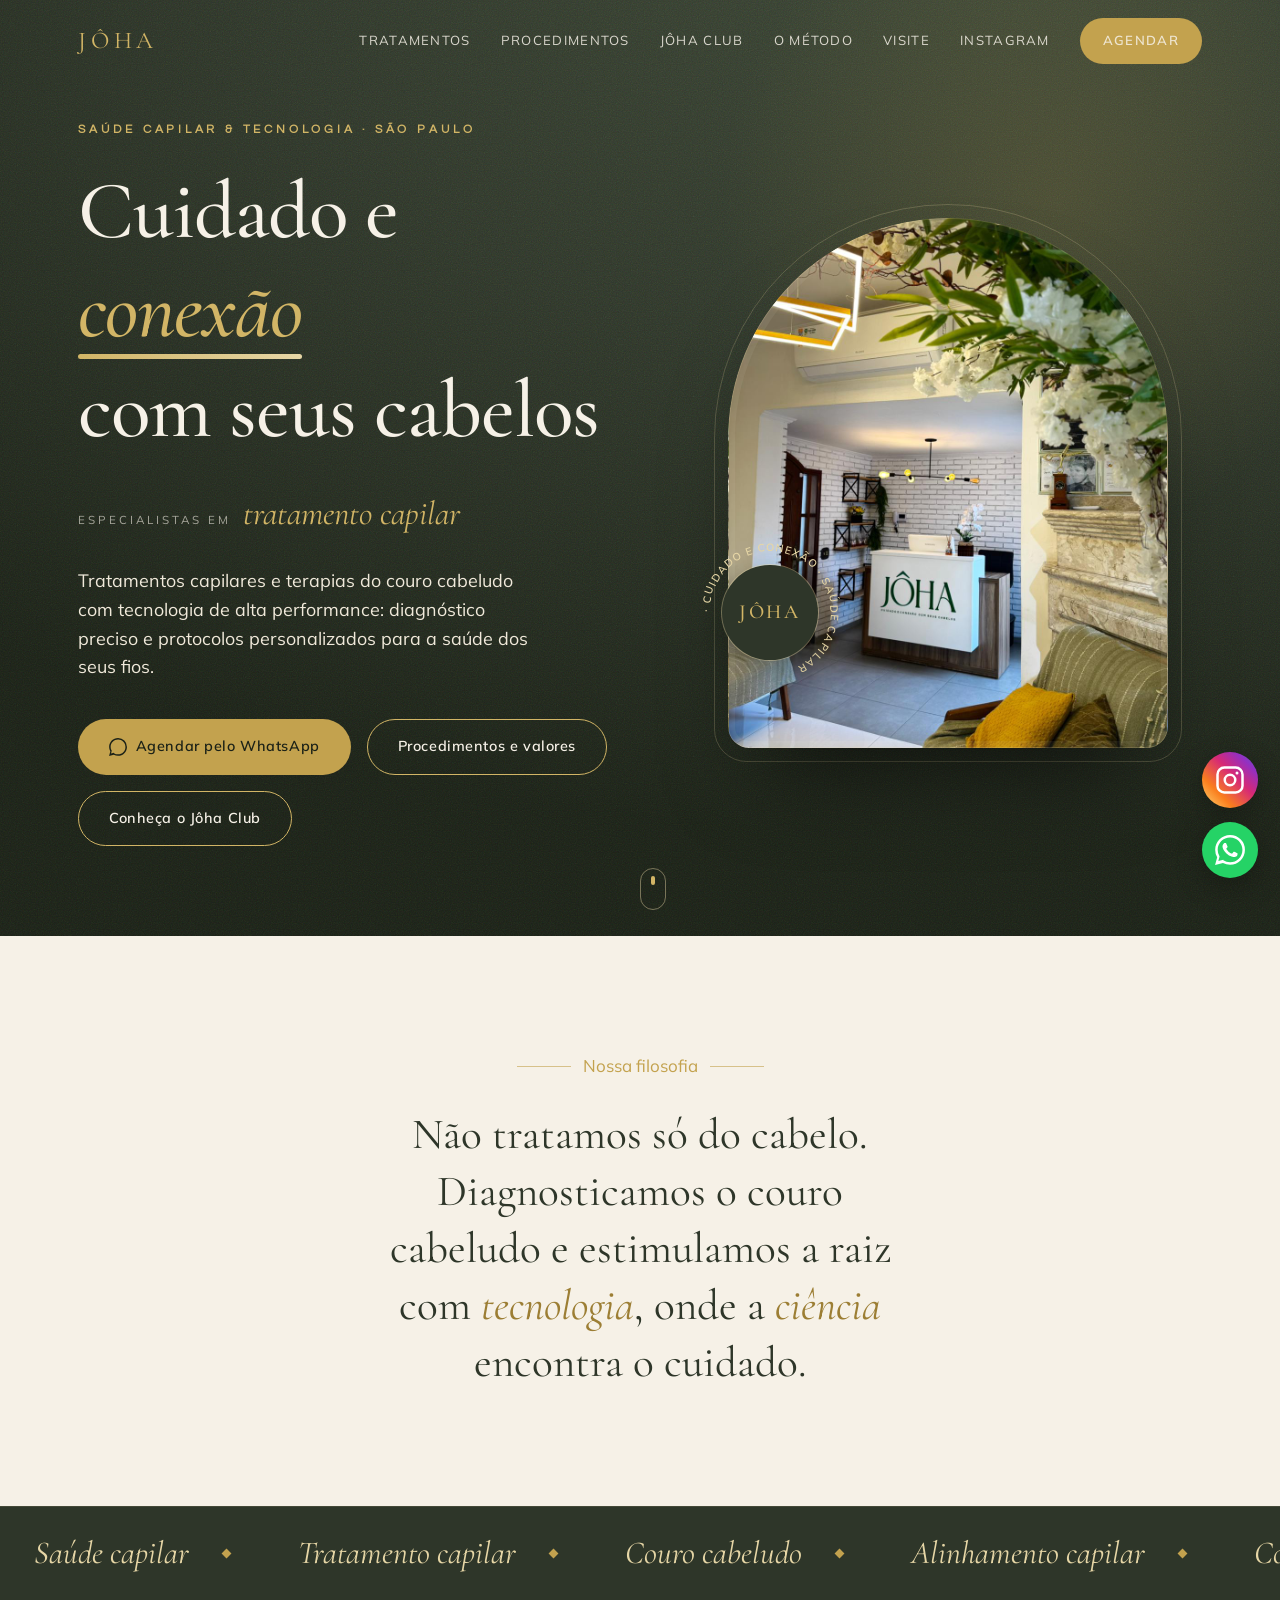
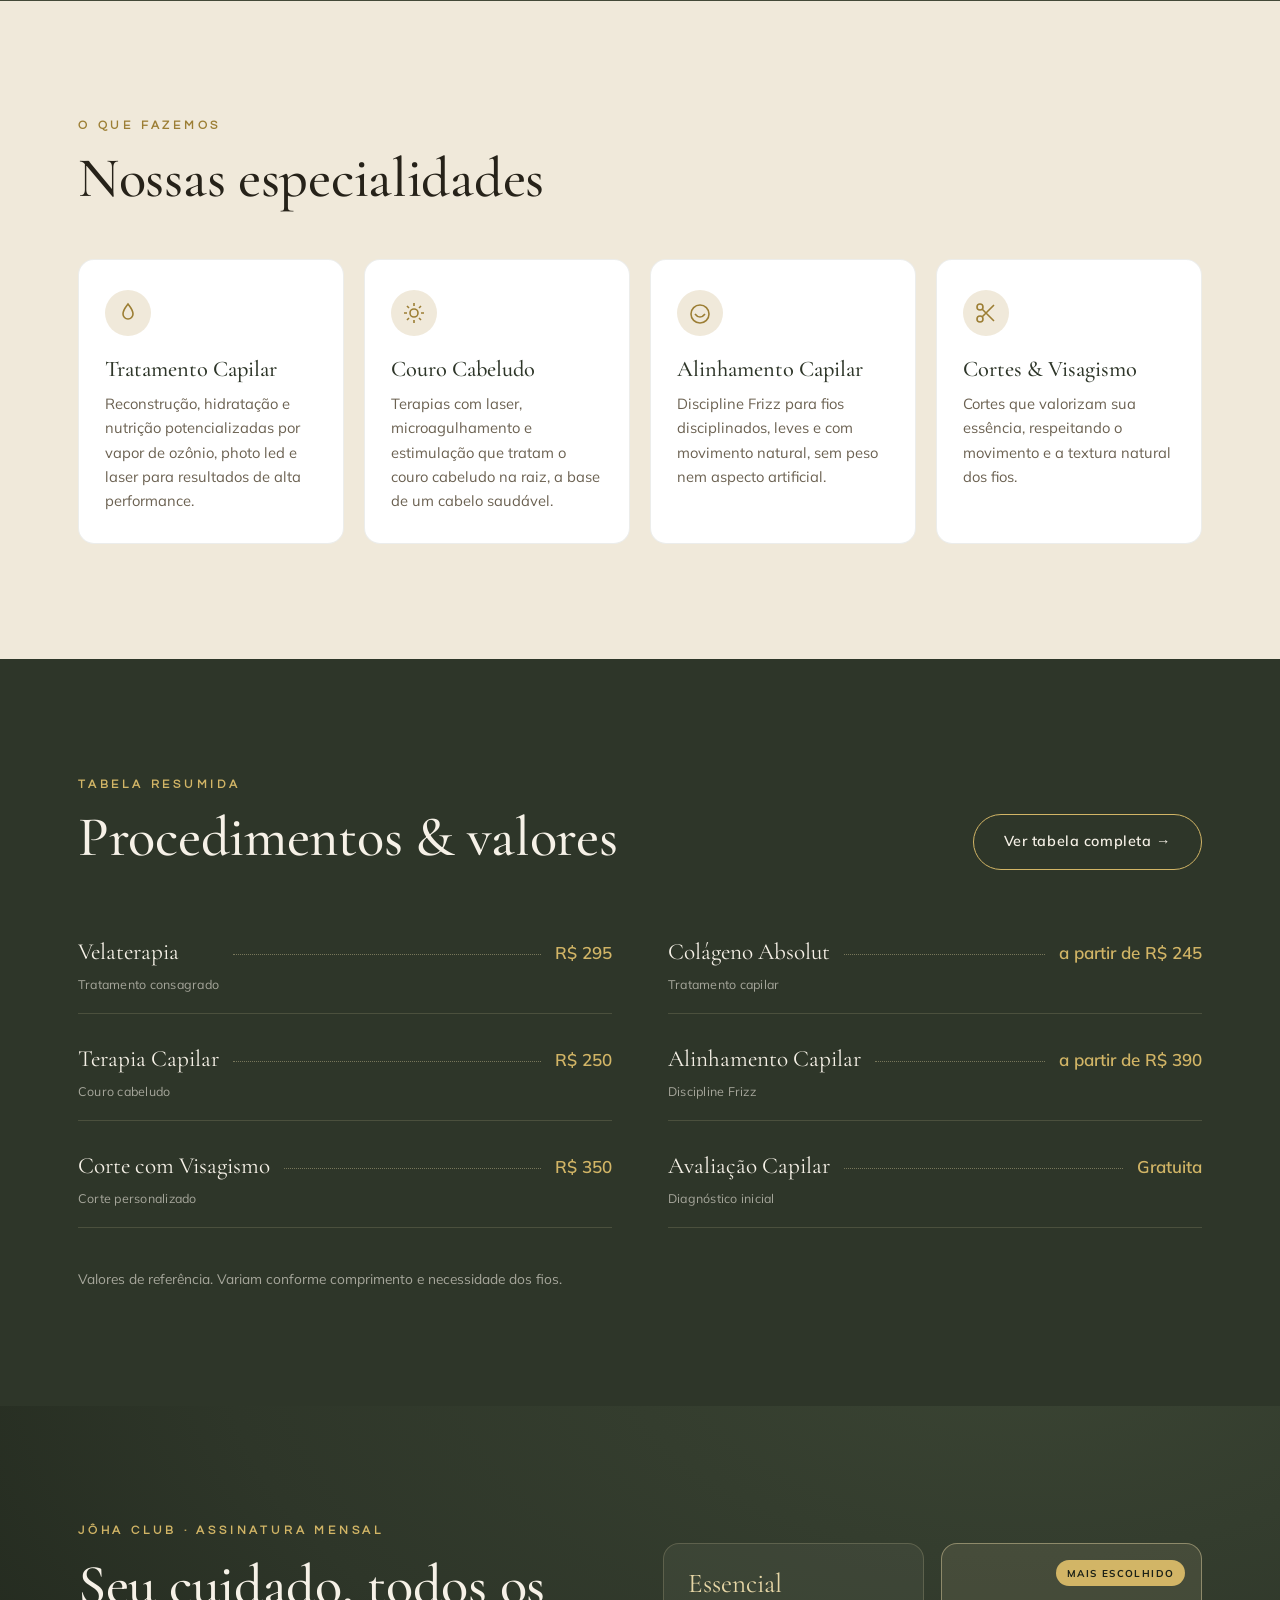
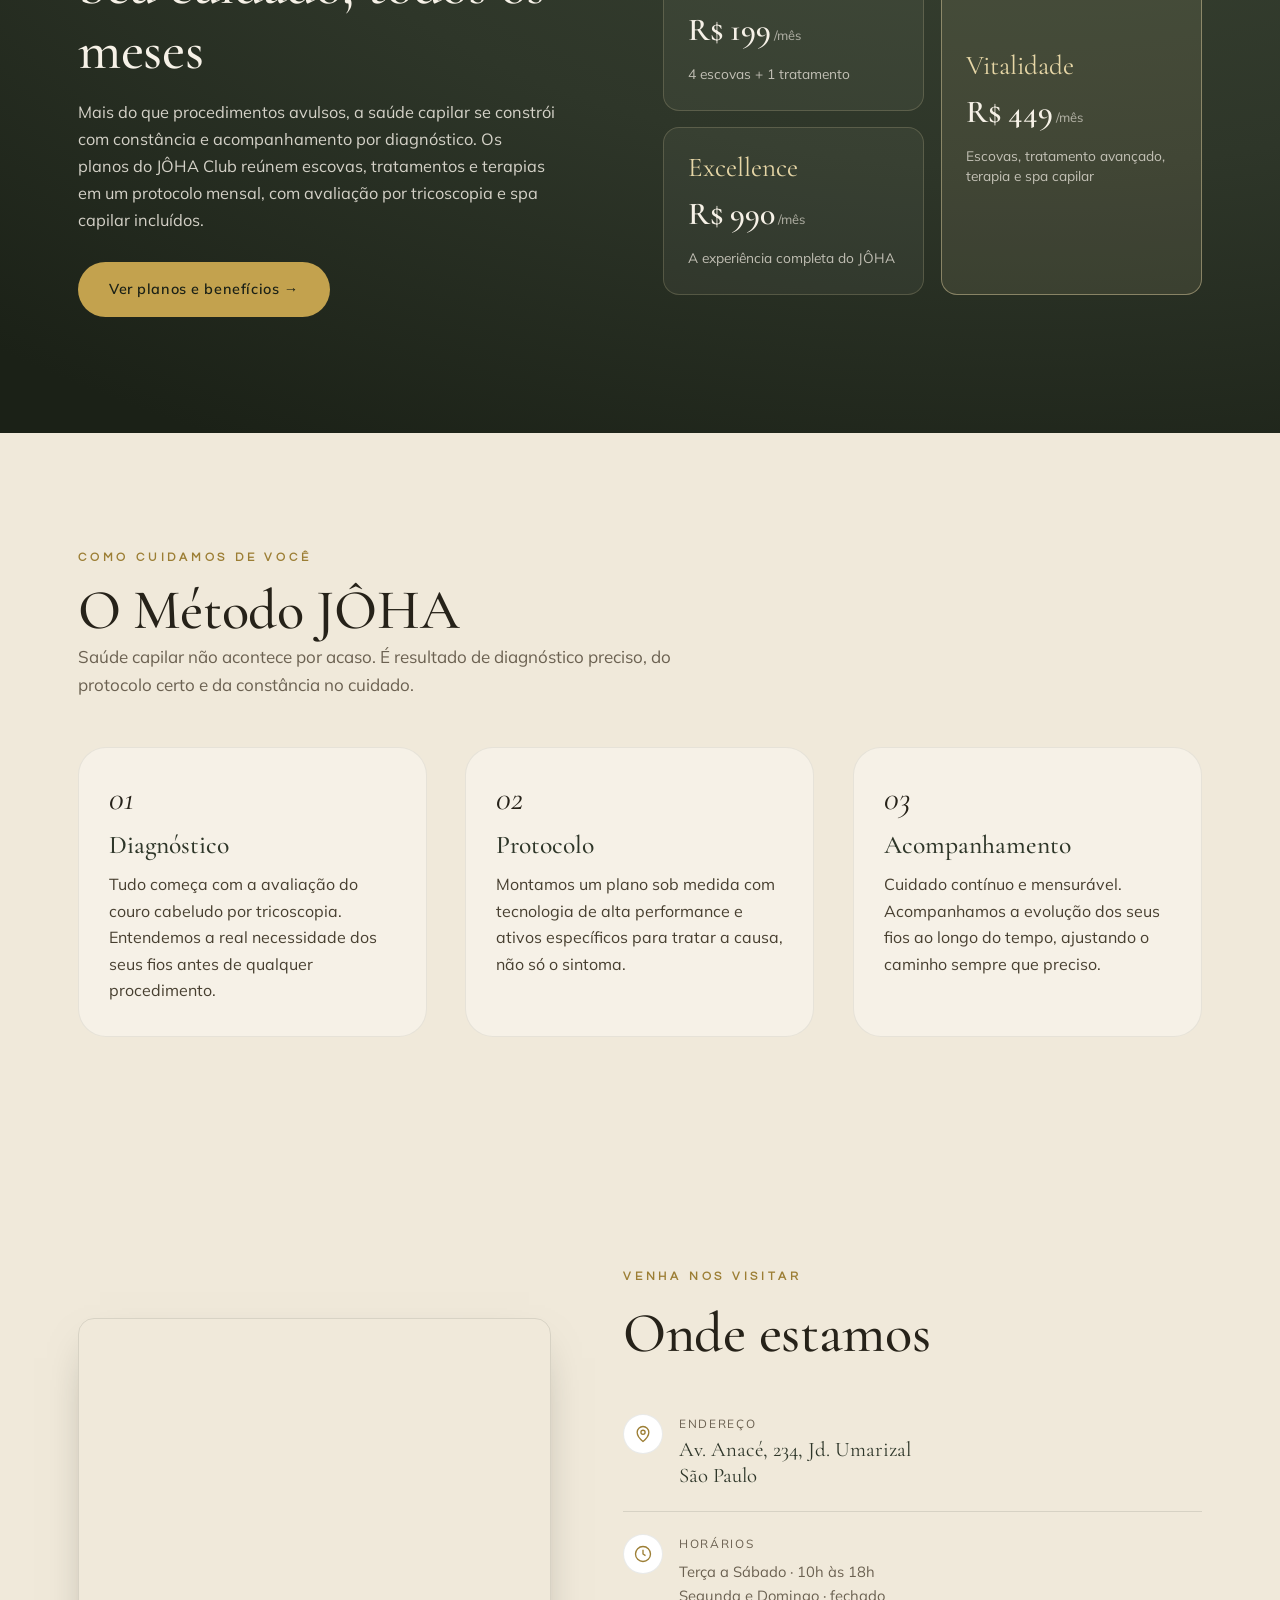
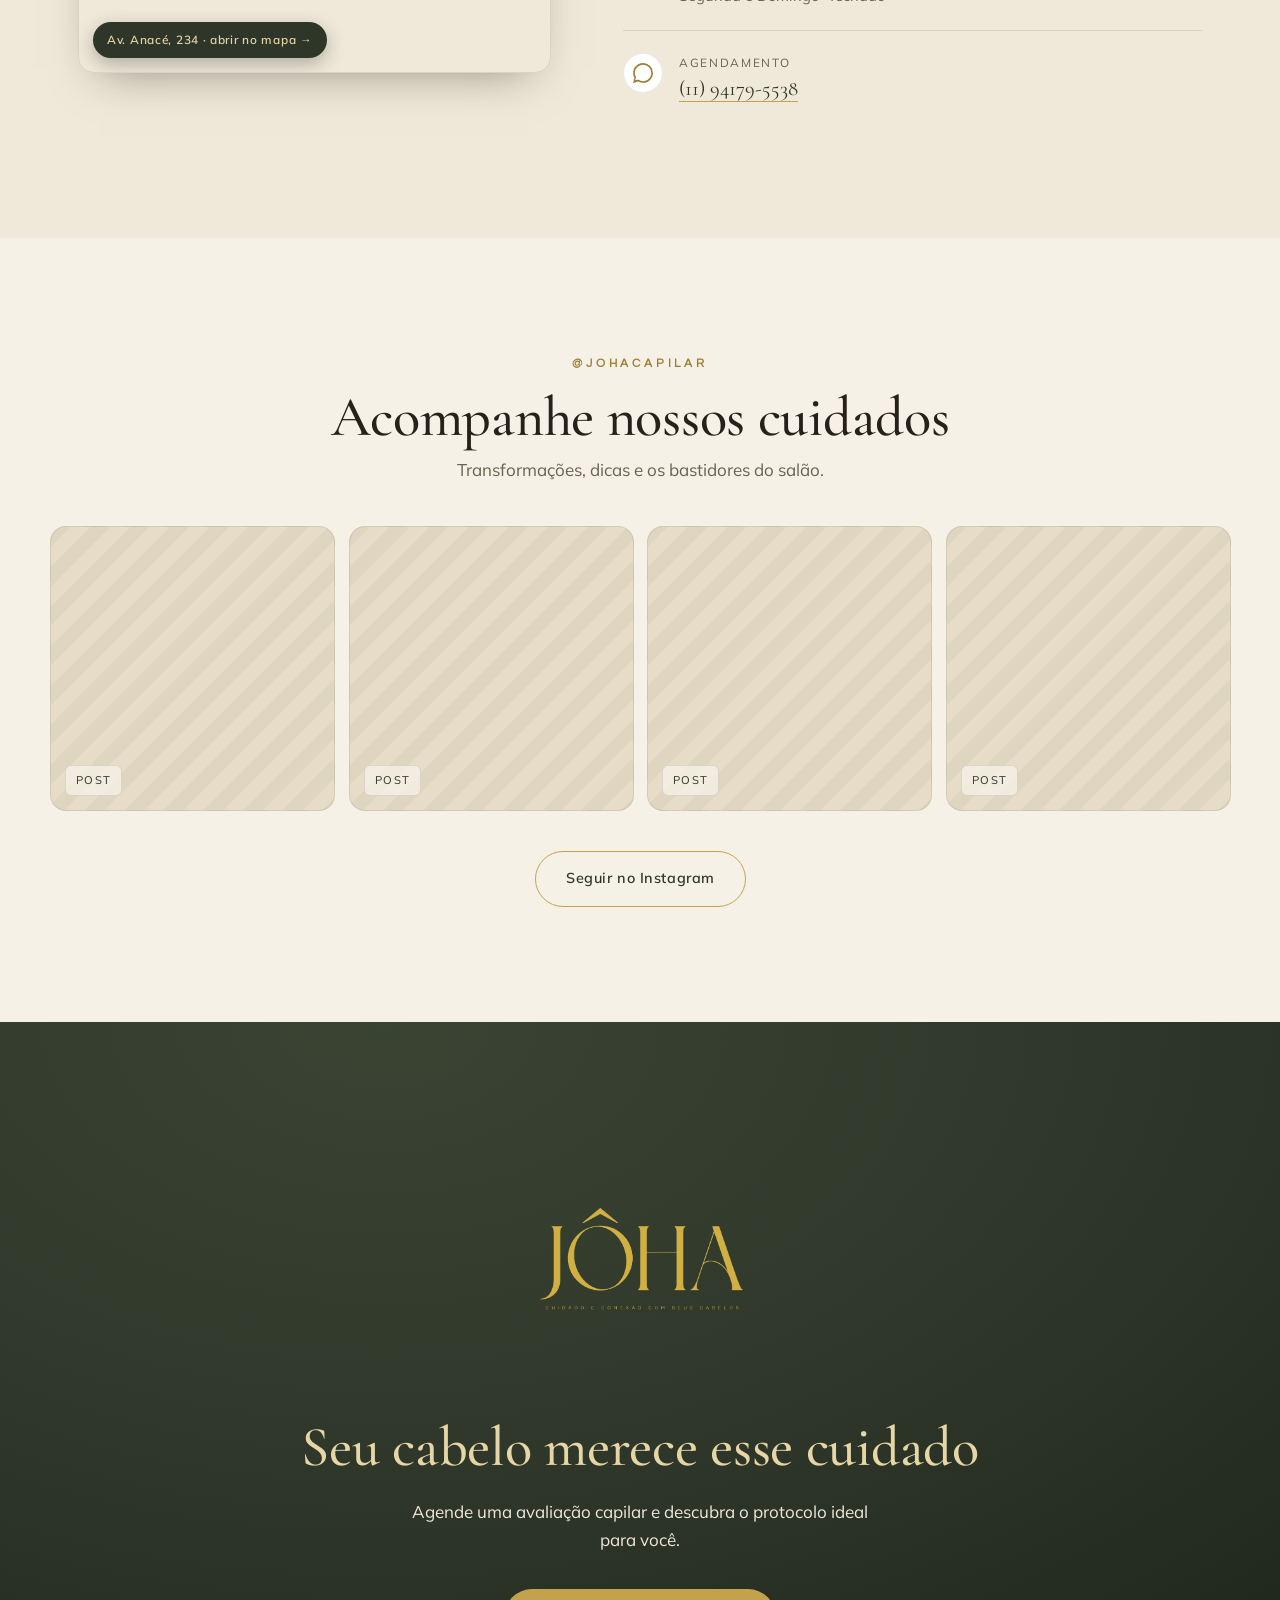
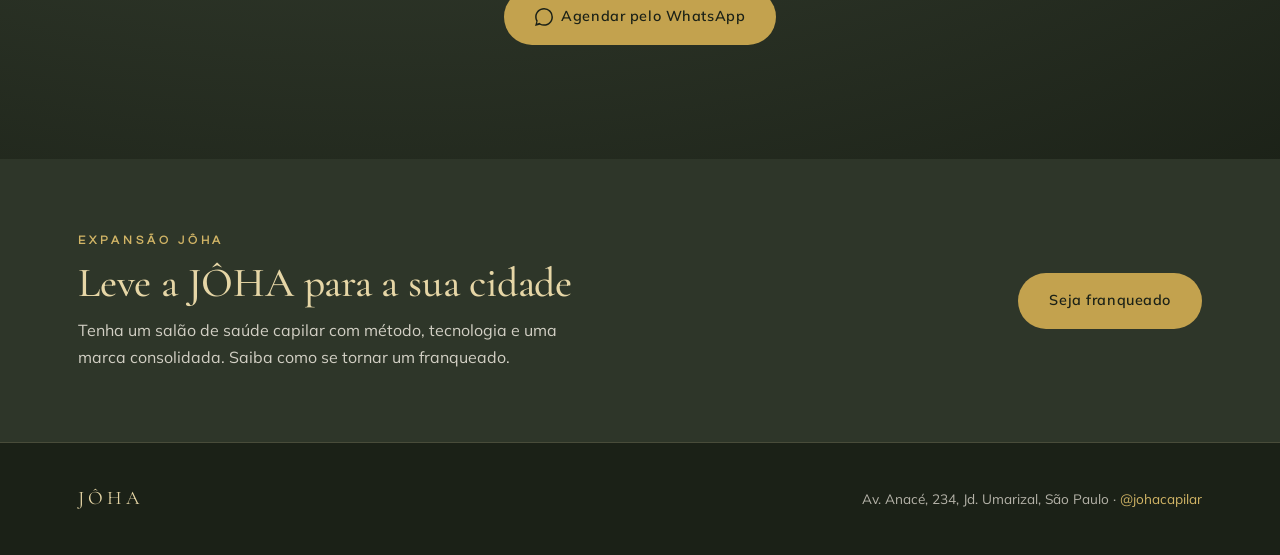
<file: index.html>
<!DOCTYPE html>
<html lang="pt-BR">
<head>
<meta charset="UTF-8">
<meta name="viewport" content="width=device-width, initial-scale=1.0">

<!-- ====== SEO ====== -->
<!-- Troque https://www.johacapilar.com.br pelo domínio real quando publicar -->
<title>JÔHA · Salão de Saúde Capilar e Tratamentos em São Paulo</title>
<meta name="description" content="JÔHA é um salão especialista em saúde capilar em São Paulo: tratamento capilar, terapias do couro cabeludo, coloração terapêutica e cortes que valorizam sua essência. Conheça o JÔHA Club e agende pelo WhatsApp.">
<meta name="keywords" content="saúde capilar, tratamento capilar, terapia couro cabeludo, coloração terapêutica, salão São Paulo, velaterapia, cronograma capilar, JÔHA Club, johacapilar">
<meta name="author" content="JÔHA">
<meta name="robots" content="index, follow, max-image-preview:large">
<meta name="theme-color" content="#2e3629">
<link rel="canonical" href="https://www.johacapilar.com.br/">
<link rel="icon" type="image/png" href="assets/joha-icon.png">
<link rel="apple-touch-icon" href="assets/joha-icon.png">

<!-- Open Graph -->
<meta property="og:type" content="website">
<meta property="og:site_name" content="JÔHA">
<meta property="og:locale" content="pt_BR">
<meta property="og:title" content="JÔHA · Saúde Capilar e Tratamentos em São Paulo">
<meta property="og:description" content="Tratamento capilar, terapias do couro cabeludo, coloração terapêutica e cortes que valorizam sua essência. Conheça o JÔHA Club.">
<meta property="og:url" content="https://www.johacapilar.com.br/">
<meta property="og:image" content="https://www.johacapilar.com.br/assets/joha-og.jpg">
<meta property="og:image:alt" content="Logo da marca JÔHA">

<!-- Twitter -->
<meta name="twitter:card" content="summary_large_image">
<meta name="twitter:title" content="JÔHA · Saúde Capilar e Tratamentos em São Paulo">
<meta name="twitter:description" content="Cuidado e conexão com seus cabelos. Tratamento capilar, coloração e cortes em São Paulo.">
<meta name="twitter:image" content="https://www.johacapilar.com.br/assets/joha-og.jpg">

<!-- Dados estruturados (Google) -->
<script type="application/ld+json">
{
  "@context": "https://schema.org",
  "@type": "HairSalon",
  "name": "JÔHA",
  "image": "https://www.johacapilar.com.br/assets/joha-og.jpg",
  "logo": "https://www.johacapilar.com.br/assets/joha-og.jpg",
  "url": "https://www.johacapilar.com.br/",
  "@id": "https://www.johacapilar.com.br/#salon",
  "telephone": "+55 11 94179-5538",
  "priceRange": "$$",
  "currenciesAccepted": "BRL",
  "description": "Salão especialista em saúde capilar: tratamento capilar, terapias do couro cabeludo, coloração terapêutica e cortes que valorizam sua essência.",
  "slogan": "Cuidado e conexão com seus cabelos",
  "address": {
    "@type": "PostalAddress",
    "streetAddress": "Av. Anacé, 234",
    "addressLocality": "São Paulo",
    "addressRegion": "SP",
    "addressCountry": "BR"
  },
  "areaServed": "São Paulo",
  "openingHoursSpecification": [
    { "@type": "OpeningHoursSpecification", "dayOfWeek": ["Tuesday","Wednesday","Thursday","Friday","Saturday"], "opens": "10:00", "closes": "18:00" }
  ],
  "sameAs": ["https://www.instagram.com/johacapilar"],
  "makesOffer": [
    { "@type": "Offer", "itemOffered": { "@type": "Service", "name": "Tratamento Capilar" } },
    { "@type": "Offer", "itemOffered": { "@type": "Service", "name": "Terapia do Couro Cabeludo" } },
    { "@type": "Offer", "itemOffered": { "@type": "Service", "name": "Colora\u00e7\u00e3o Terap\u00eautica" } },
    { "@type": "Offer", "itemOffered": { "@type": "Service", "name": "Corte de Cabelo" } }
  ]
}
</script>

<link rel="preconnect" href="https://fonts.googleapis.com">
<link rel="preconnect" href="https://fonts.gstatic.com" crossorigin>
<link rel="stylesheet" href="https://fonts.googleapis.com/css2?family=Cormorant+Garamond:ital,wght@0,400;0,500;0,600;1,400;1,500&family=Mulish:wght@300;400;500;600;700&family=Questrial&display=swap">
<link rel="stylesheet" href="brand.css">
<link rel="stylesheet" href="index.css">
<script>document.documentElement.classList.add('js-anim');</script>
<script src="index.js" defer></script>
</head>
<body>

<div class="scroll-prog" id="prog"></div>

<!-- ===== NAV ===== -->
<nav class="nav">
  <div class="nav-inner">
    <a href="#topo" class="brand-lock">
      <span class="nm">JÔHA</span>
    </a>
    <button class="burger" id="burger" aria-label="Menu"><span></span><span></span><span></span></button>
    <div class="nav-links" id="navLinks">
      <a href="#pilares">Tratamentos</a>
      <a href="procedimentos.html">Procedimentos</a>
      <a href="assinaturas.html">JÔHA Club</a>
      <a href="#equipe">O Método</a>
      <a href="#visite">Visite</a>
      <a href="https://www.instagram.com/johacapilar" target="_blank">Instagram</a>
      <a class="btn btn-gold nav-cta" href="https://wa.me/5511941795538?text=Ol%C3%A1!%20Gostaria%20de%20agendar%20um%20hor%C3%A1rio%20na%20J%C3%94HA." target="_blank">Agendar</a>
    </div>
  </div>
</nav>

<!-- ===== HERO (portal em arco) ===== -->
<header class="hero" id="topo">
  <div class="hero-grain" aria-hidden="true"></div>
  <span class="hero-side" aria-hidden="true">@johacapilar · São Paulo</span>

  <div class="hero-inner">
    <div class="hero-copy">
      <div class="eyebrow on-dark">Saúde capilar & tecnologia · São Paulo</div>
      <h1><span class="l">Cuidado e <em>conexão</em></span><span class="l">com seus cabelos</span></h1>
      <div class="rotator" aria-hidden="true">
        <span class="rotator-label">Especialistas em</span>
        <span class="rotator-word" id="rotWord">tratamento capilar</span>
      </div>
      <p class="intro">Tratamentos capilares e terapias do couro cabeludo com tecnologia de alta performance: diagnóstico preciso e protocolos personalizados para a saúde dos seus fios.</p>
      <div class="hero-cta">
        <a class="btn btn-gold" href="https://wa.me/5511941795538?text=Ol%C3%A1!%20Gostaria%20de%20agendar%20um%20hor%C3%A1rio%20na%20J%C3%94HA." target="_blank">
          <svg viewBox="0 0 24 24" width="18" height="18" fill="currentColor"><path d="M.057 24l1.687-6.163a11.867 11.867 0 01-1.587-5.946C.16 5.335 5.495 0 12.05 0a11.82 11.82 0 018.413 3.488 11.82 11.82 0 013.48 8.413c-.003 6.557-5.338 11.892-11.893 11.892a11.9 11.9 0 01-5.688-1.448L.057 24zm6.597-3.807c1.676.995 3.276 1.591 5.392 1.592 5.448 0 9.886-4.434 9.889-9.885.002-5.462-4.415-9.89-9.881-9.892-5.452 0-9.887 4.434-9.889 9.884a9.86 9.86 0 001.51 5.26l-.999 3.648 3.978-1.042z"/></svg>
          Agendar pelo WhatsApp
        </a>
        <a class="btn btn-ghost on-dark" href="procedimentos.html">Procedimentos e valores</a>
        <a class="btn btn-ghost on-dark" href="assinaturas.html">Conheça o Jôha Club</a>
      </div>
    </div>

    <div class="hero-art">
      <div class="arch"><div class="ph on-dark has-img" data-label="recepção JÔHA" style="background-image:url('assets/salao-recepcao.jpeg');background-size:cover;background-position:center;"></div></div>
      <div class="badge" aria-hidden="true">
        <svg class="badge-ring" viewBox="0 0 200 200">
          <defs><path id="badgePath" d="M100,100 m-74,0 a74,74 0 1,1 148,0 a74,74 0 1,1 -148,0"></path></defs>
          <text><textPath href="#badgePath" startOffset="0">· CUIDADO E CONEXÃO · SAÚDE CAPILAR </textPath></text>
        </svg>
        <span class="badge-seal">JÔHA</span>
      </div>
    </div>
  </div>

  <a class="scroll-cue" href="#manifesto" aria-label="Rolar para o conteúdo"><span></span></a>
</header>

<!-- ===== MANIFESTO ===== -->
<section class="section manifesto wrap" id="manifesto">
  <div class="leaf-rule"><span></span>Nossa filosofia<span></span></div>
  <p>Não tratamos só do cabelo. Diagnosticamos o couro cabeludo e estimulamos a raiz com <em>tecnologia</em>, onde a <em>ciência</em> encontra o cuidado.</p>
</section>

<!-- ===== FAIXA EM MOVIMENTO ===== -->
<div class="ribbon" aria-hidden="true">
  <div class="ribbon-track">
    <span class="ribbon-item">Saúde capilar</span><span class="ribbon-item">Tratamento capilar</span><span class="ribbon-item">Couro cabeludo</span><span class="ribbon-item">Alinhamento capilar</span><span class="ribbon-item">Cortes com essência</span><span class="ribbon-item">Cuidado e conexão</span>
    <span class="ribbon-item">Saúde capilar</span><span class="ribbon-item">Tratamento capilar</span><span class="ribbon-item">Couro cabeludo</span><span class="ribbon-item">Alinhamento capilar</span><span class="ribbon-item">Cortes com essência</span><span class="ribbon-item">Cuidado e conexão</span>
  </div>
</div>

<!-- ===== PILARES ===== -->
<section class="section" id="pilares" style="background:var(--sand-100);">
  <div class="wrap">
    <div class="sec-head" style="max-width:560px;">
      <div class="eyebrow">O que fazemos</div>
      <h2 style="margin-top:10px;">Nossas especialidades</h2>
    </div>
    <div class="pillars-grid">
      <div class="pillar">
        <div class="icon"><svg viewBox="0 0 24 24" fill="none" stroke="currentColor" stroke-width="1.6"><path d="M12 3c-3 4-5 6-5 10a5 5 0 0010 0c0-4-2-6-5-10z"/></svg></div>
        <h3>Tratamento Capilar</h3>
        <p>Reconstrução, hidratação e nutrição potencializadas por vapor de ozônio, photo led e laser para resultados de alta performance.</p>
      </div>
      <div class="pillar">
        <div class="icon"><svg viewBox="0 0 24 24" fill="none" stroke="currentColor" stroke-width="1.6"><circle cx="12" cy="12" r="4"/><path d="M12 2v3M12 19v3M2 12h3M19 12h3M5 5l2 2M17 17l2 2M19 5l-2 2M7 17l-2 2"/></svg></div>
        <h3>Couro Cabeludo</h3>
        <p>Terapias com laser, microagulhamento e estimulação que tratam o couro cabeludo na raiz, a base de um cabelo saudável.</p>
      </div>
      <div class="pillar">
        <div class="icon"><svg viewBox="0 0 24 24" fill="none" stroke="currentColor" stroke-width="1.6"><path d="M3 13c0-5 4-9 9-9s9 4 9 9M3 13a9 9 0 0018 0M7 13c1.5 2 3 3 5 3s3.5-1 5-3"/></svg></div>
        <h3>Alinhamento Capilar</h3>
        <p>Discipline Frizz para fios disciplinados, leves e com movimento natural, sem peso nem aspecto artificial.</p>
      </div>
      <div class="pillar">
        <div class="icon"><svg viewBox="0 0 24 24" fill="none" stroke="currentColor" stroke-width="1.6"><circle cx="6" cy="6" r="3"/><circle cx="6" cy="18" r="3"/><path d="M20 4L8.5 15.5M20 20L8.5 8.5"/></svg></div>
        <h3>Cortes &amp; Visagismo</h3>
        <p>Cortes que valorizam sua essência, respeitando o movimento e a textura natural dos fios.</p>
      </div>
    </div>
  </div>
</section>

<!-- ===== PREÇOS DESTAQUE ===== -->
<section class="section prices">
  <div class="wrap">
    <div class="head-row">
      <div>
        <div class="eyebrow on-dark">Tabela resumida</div>
        <h2 style="margin-top:10px;">Procedimentos &amp; valores</h2>
      </div>
      <a class="btn btn-ghost on-dark" href="procedimentos.html">Ver tabela completa →</a>
    </div>
    <div class="price-list">
      <div class="price-item"><span class="nm">Velaterapia<span class="desc">Tratamento consagrado</span></span><span class="dots"></span><span class="vl">R$ 295</span></div>
      <div class="price-item"><span class="nm">Colágeno Absolut<span class="desc">Tratamento capilar</span></span><span class="dots"></span><span class="vl">a partir de R$ 245</span></div>
      <div class="price-item"><span class="nm">Terapia Capilar<span class="desc">Couro cabeludo</span></span><span class="dots"></span><span class="vl">R$ 250</span></div>
      <div class="price-item"><span class="nm">Alinhamento Capilar<span class="desc">Discipline Frizz</span></span><span class="dots"></span><span class="vl">a partir de R$ 390</span></div>
      <div class="price-item"><span class="nm">Corte com Visagismo<span class="desc">Corte personalizado</span></span><span class="dots"></span><span class="vl">R$ 350</span></div>
      <div class="price-item"><span class="nm">Avaliação Capilar<span class="desc">Diagnóstico inicial</span></span><span class="dots"></span><span class="vl">Gratuita</span></div>
    </div>
    <div class="price-note">
      <span style="font-size:.86rem;color:rgba(246,241,231,.6);">Valores de referência. Variam conforme comprimento e necessidade dos fios.</span>
    </div>
  </div>
</section>

<!-- ===== ASSINATURAS (JÔHA CLUB) ===== -->
<section class="section club" id="assinaturas">
  <div class="wrap">
    <div class="club-head">
      <div>
        <div class="eyebrow on-dark">JÔHA Club · Assinatura mensal</div>
        <h2 style="margin:12px 0 16px;">Seu cuidado, todos os meses</h2>
        <p>Mais do que procedimentos avulsos, a saúde capilar se constrói com constância e acompanhamento por diagnóstico. Os planos do JÔHA Club reúnem escovas, tratamentos e terapias em um protocolo mensal, com avaliação por tricoscopia e spa capilar incluídos.</p>
        <a class="btn btn-gold" style="margin-top:28px;" href="assinaturas.html">Ver planos e benefícios →</a>
      </div>
      <div class="club-plans">
        <a class="club-card" href="assinaturas.html">
          <span class="cc-name">Essencial</span>
          <span class="cc-price">R$ 199<small>/mês</small></span>
          <span class="cc-desc">4 escovas + 1 tratamento</span>
        </a>
        <a class="club-card feat" href="assinaturas.html">
          <span class="cc-flag">Mais escolhido</span>
          <span class="cc-name">Vitalidade</span>
          <span class="cc-price">R$ 449<small>/mês</small></span>
          <span class="cc-desc">Escovas, tratamento avançado, terapia e spa capilar</span>
        </a>
        <a class="club-card" href="assinaturas.html">
          <span class="cc-name">Excellence</span>
          <span class="cc-price">R$ 990<small>/mês</small></span>
          <span class="cc-desc">A experiência completa do JÔHA</span>
        </a>
      </div>
    </div>
  </div>
</section>

<!-- ===== MÉTODO JÔHA ===== -->
<section class="section method-sec" id="equipe" style="background:var(--sand-100);">
  <div class="wrap">
    <div class="sec-head" style="max-width:620px;">
      <div class="eyebrow">Como cuidamos de você</div>
      <h2 style="margin-top:10px;">O Método JÔHA</h2>
      <p style="color:var(--muted);">Saúde capilar não acontece por acaso. É resultado de diagnóstico preciso, do protocolo certo e da constância no cuidado.</p>
    </div>
    <div class="method-grid">
      <div class="method-step reveal">
        <div class="ms-num">01</div>
        <h3>Diagnóstico</h3>
        <p>Tudo começa com a avaliação do couro cabeludo por tricoscopia. Entendemos a real necessidade dos seus fios antes de qualquer procedimento.</p>
      </div>
      <div class="method-step reveal">
        <div class="ms-num">02</div>
        <h3>Protocolo</h3>
        <p>Montamos um plano sob medida com tecnologia de alta performance e ativos específicos para tratar a causa, não só o sintoma.</p>
      </div>
      <div class="method-step reveal">
        <div class="ms-num">03</div>
        <h3>Acompanhamento</h3>
        <p>Cuidado contínuo e mensurável. Acompanhamos a evolução dos seus fios ao longo do tempo, ajustando o caminho sempre que preciso.</p>
      </div>
    </div>
  </div>
</section>

<!-- ===== VISITE ===== -->
<section class="section visit" id="visite">
  <div class="wrap grid-2">
    <a class="map-embed" href="https://www.google.com/maps/search/?api=1&query=Av.+Anac%C3%A9,+234+-+Jardim+Umarizal,+S%C3%A3o+Paulo+-+SP" target="_blank" rel="noopener" aria-label="Abrir localização no Google Maps">
      <iframe
        title="Mapa da localização da JÔHA"
        src="https://maps.google.com/maps?q=Av.%20Anac%C3%A9%2C%20234%20-%20Jardim%20Umarizal%2C%20S%C3%A3o%20Paulo%20-%20SP&z=16&output=embed"
        loading="lazy" referrerpolicy="no-referrer-when-downgrade" allowfullscreen></iframe>
      <span class="map-pin">Av. Anacé, 234 · abrir no mapa →</span>
    </a>
    <div>
      <div class="eyebrow">Venha nos visitar</div>
      <h2 style="margin:14px 0 26px;">Onde estamos</h2>
      <div class="info-row">
        <div class="ic"><svg viewBox="0 0 24 24" fill="none" stroke="currentColor" stroke-width="1.6"><path d="M12 21s-7-5.5-7-11a7 7 0 0114 0c0 5.5-7 11-7 11z"/><circle cx="12" cy="10" r="2.5"/></svg></div>
        <div><div class="lab">Endereço</div><div class="val">Av. Anacé, 234, Jd. Umarizal<br>São Paulo</div></div>
      </div>
      <div class="info-row">
        <div class="ic"><svg viewBox="0 0 24 24" fill="none" stroke="currentColor" stroke-width="1.6"><circle cx="12" cy="12" r="9"/><path d="M12 7v5l3 2"/></svg></div>
        <div><div class="lab">Horários</div><div class="hours-mini" style="margin-top:6px;">Terça a Sábado · 10h às 18h<br>Segunda e Domingo · fechado</div></div>
      </div>
      <div class="info-row">
        <div class="ic"><svg viewBox="0 0 24 24" fill="currentColor"><path d="M.057 24l1.687-6.163a11.867 11.867 0 01-1.587-5.946C.16 5.335 5.495 0 12.05 0a11.82 11.82 0 018.413 3.488 11.82 11.82 0 013.48 8.413c-.003 6.557-5.338 11.892-11.893 11.892a11.9 11.9 0 01-5.688-1.448L.057 24zm6.597-3.807c1.676.995 3.276 1.591 5.392 1.592 5.448 0 9.886-4.434 9.889-9.885.002-5.462-4.415-9.89-9.881-9.892-5.452 0-9.887 4.434-9.889 9.884a9.86 9.86 0 001.51 5.26l-.999 3.648 3.978-1.042z"/></svg></div>
        <div><div class="lab">Agendamento</div><div class="val"><a href="https://wa.me/5511941795538" target="_blank" style="color:var(--forest-700);border-bottom:1px solid var(--gold-500);">(11) 94179-5538</a></div></div>
      </div>
    </div>
  </div>
</section>

<!-- ===== INSTAGRAM ===== -->
<section class="section ig wrap">
  <div class="eyebrow">@johacapilar</div>
  <h2 style="margin:12px 0 6px;">Acompanhe nossos cuidados</h2>
  <p style="color:var(--muted);">Transformações, dicas e os bastidores do salão.</p>
  <div class="ig-grid">
    <div class="ph" data-label="post"></div>
    <div class="ph" data-label="post"></div>
    <div class="ph" data-label="post"></div>
    <div class="ph" data-label="post"></div>
  </div>
  <a class="btn btn-ghost" style="margin-top:40px;" href="https://www.instagram.com/johacapilar" target="_blank">Seguir no Instagram</a>
</section>

<!-- ===== CTA FINAL ===== -->
<section class="section cta-final">
  <div class="wrap">
    <img class="cta-mark" src="assets/joha-wordmark.png" alt="JÔHA">
    <h2>Seu cabelo merece esse cuidado</h2>
    <p>Agende uma avaliação capilar e descubra o protocolo ideal para você.</p>
    <div style="margin-top:34px;">
      <a class="btn btn-gold" href="https://wa.me/5511941795538?text=Ol%C3%A1!%20Gostaria%20de%20agendar%20um%20hor%C3%A1rio%20na%20J%C3%94HA." target="_blank">
        <svg viewBox="0 0 24 24" width="18" height="18" fill="currentColor"><path d="M.057 24l1.687-6.163a11.867 11.867 0 01-1.587-5.946C.16 5.335 5.495 0 12.05 0a11.82 11.82 0 018.413 3.488 11.82 11.82 0 013.48 8.413c-.003 6.557-5.338 11.892-11.893 11.892a11.9 11.9 0 01-5.688-1.448L.057 24zm6.597-3.807c1.676.995 3.276 1.591 5.392 1.592 5.448 0 9.886-4.434 9.889-9.885.002-5.462-4.415-9.89-9.881-9.892-5.452 0-9.887 4.434-9.889 9.884a9.86 9.86 0 001.51 5.26l-.999 3.648 3.978-1.042z"/></svg>
        Agendar pelo WhatsApp
      </a>
    </div>
  </div>
</section>

<footer class="footer-base">
  <div class="franchise">
    <div class="wrap franchise-inner">
      <div>
        <div class="eyebrow on-dark">Expansão JÔHA</div>
        <h2 style="color:var(--gold-200);margin-top:8px;">Leve a JÔHA para a sua cidade</h2>
        <p>Tenha um salão de saúde capilar com método, tecnologia e uma marca consolidada. Saiba como se tornar um franqueado.</p>
      </div>
      <a class="btn btn-gold" href="https://wa.me/5511941795538?text=Ol%C3%A1!%20Tenho%20interesse%20em%20ser%20franqueado%20da%20J%C3%94HA." target="_blank">Seja franqueado</a>
    </div>
  </div>
  <div class="fb-inner">
    <div class="brand-lock">
      <span style="font-family:var(--serif);letter-spacing:.2em;font-size:1.2rem;color:var(--gold-200);">JÔHA</span>
    </div>
    <div>Av. Anacé, 234, Jd. Umarizal, São Paulo · <a href="https://www.instagram.com/johacapilar" target="_blank">@johacapilar</a></div>
  </div>
</footer>

<div class="float-stack">
  <a class="float-btn float-ig" href="https://www.instagram.com/johacapilar" target="_blank" aria-label="Instagram">
    <svg viewBox="0 0 24 24" fill="none" stroke="#fff" stroke-width="2"><rect x="2" y="2" width="20" height="20" rx="5.5"/><circle cx="12" cy="12" r="4.2"/><circle cx="17.6" cy="6.4" r="1.2" fill="#fff" stroke="none"/></svg>
  </a>
  <a class="float-btn float-wa" href="https://wa.me/5511941795538?text=Ol%C3%A1!%20Gostaria%20de%20agendar%20um%20hor%C3%A1rio%20na%20J%C3%94HA." target="_blank" aria-label="WhatsApp">
    <svg viewBox="0 0 24 24"><path d="M.057 24l1.687-6.163a11.867 11.867 0 01-1.587-5.946C.16 5.335 5.495 0 12.05 0a11.82 11.82 0 018.413 3.488 11.82 11.82 0 013.48 8.413c-.003 6.557-5.338 11.892-11.893 11.892a11.9 11.9 0 01-5.688-1.448L.057 24zm6.597-3.807c1.676.995 3.276 1.591 5.392 1.592 5.448 0 9.886-4.434 9.889-9.885.002-5.462-4.415-9.89-9.881-9.892-5.452 0-9.887 4.434-9.889 9.884a9.86 9.86 0 001.51 5.26l-.999 3.648 3.978-1.042zm11.387-5.464c-.074-.124-.272-.198-.57-.347-.297-.149-1.758-.868-2.031-.967-.272-.099-.47-.149-.669.149-.198.297-.768.967-.941 1.165-.173.198-.347.223-.644.074-.297-.149-1.255-.462-2.39-1.475-.883-.788-1.48-1.761-1.653-2.059-.173-.297-.018-.458.13-.606.134-.133.297-.347.446-.521.151-.172.2-.296.3-.495.099-.198.05-.372-.025-.521-.075-.148-.669-1.611-.916-2.206-.242-.579-.487-.501-.669-.51l-.57-.01c-.198 0-.52.074-.792.372s-1.04 1.016-1.04 2.479 1.065 2.876 1.213 3.074c.149.198 2.095 3.2 5.076 4.487.709.306 1.263.489 1.694.626.712.226 1.36.194 1.872.118.571-.085 1.758-.719 2.006-1.413.248-.695.248-1.29.173-1.414z"/></svg>
  </a>
</div>

</body>
</html>
</file>
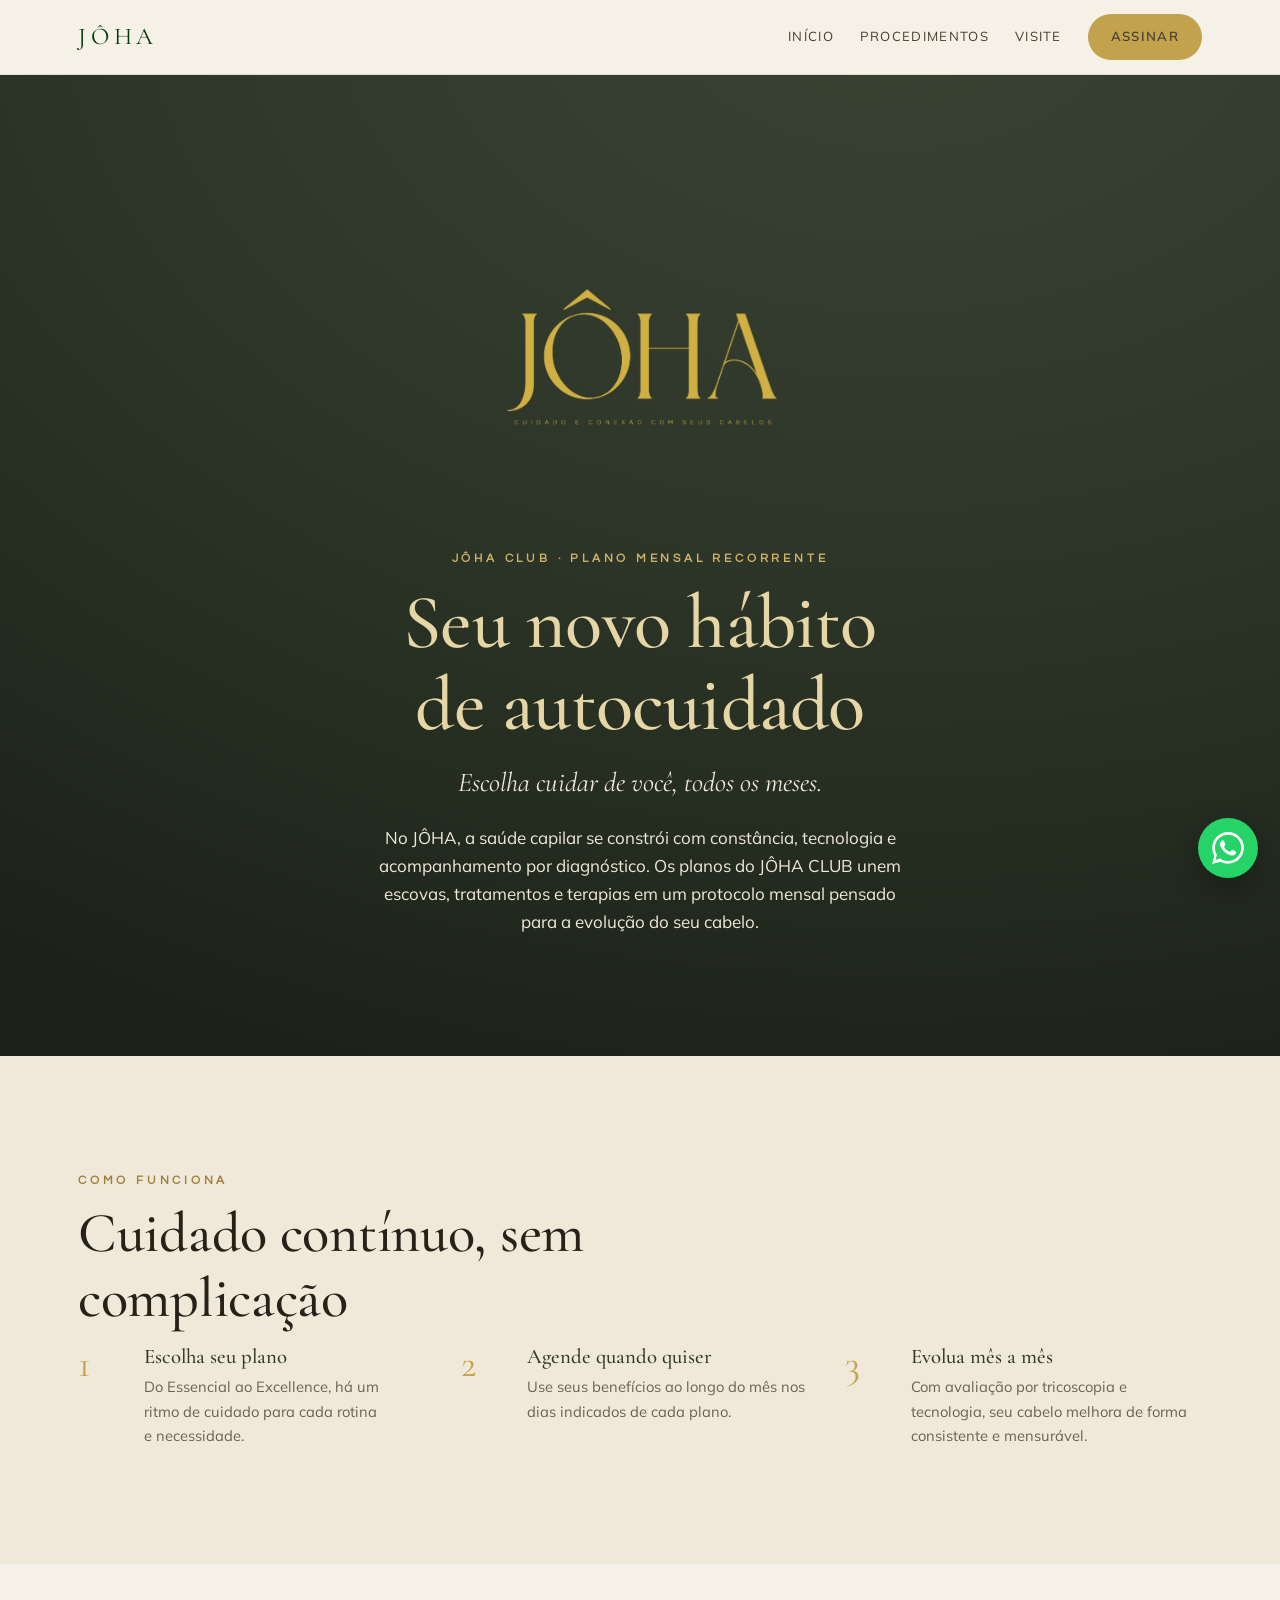
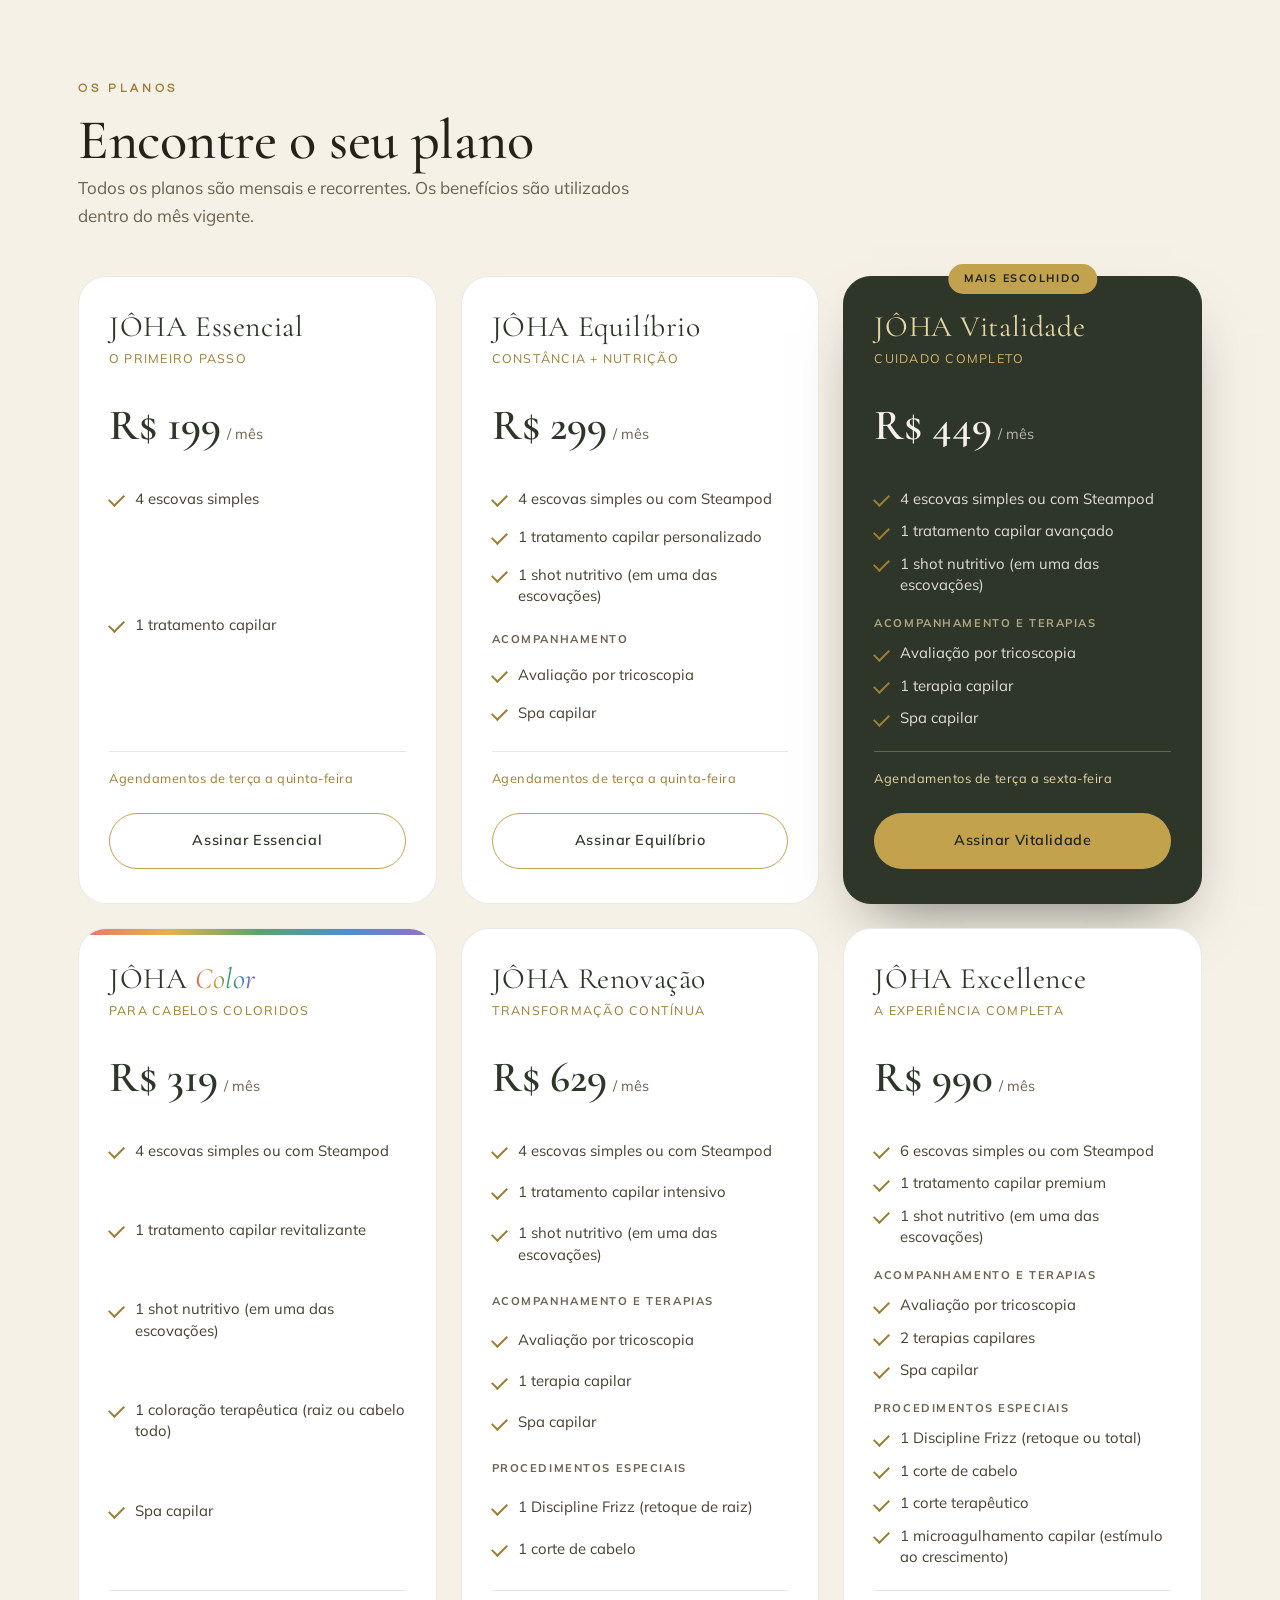
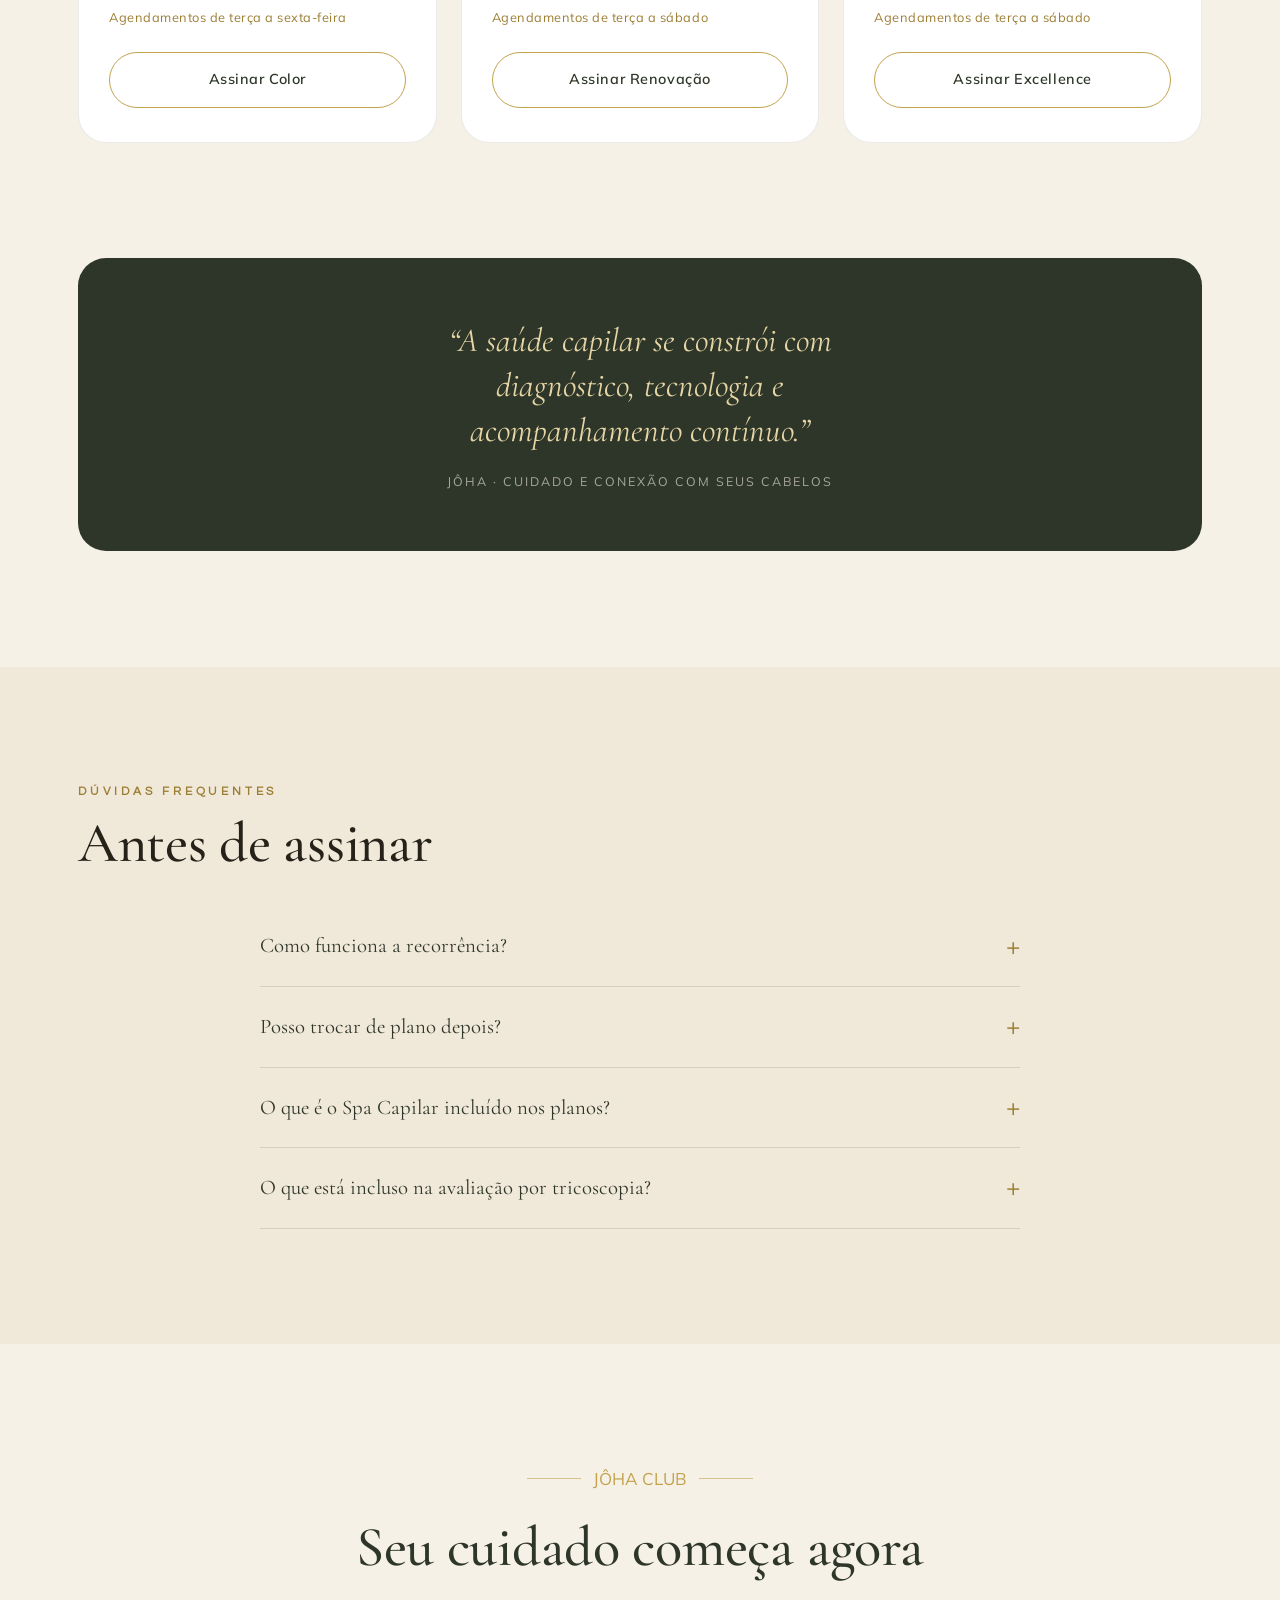
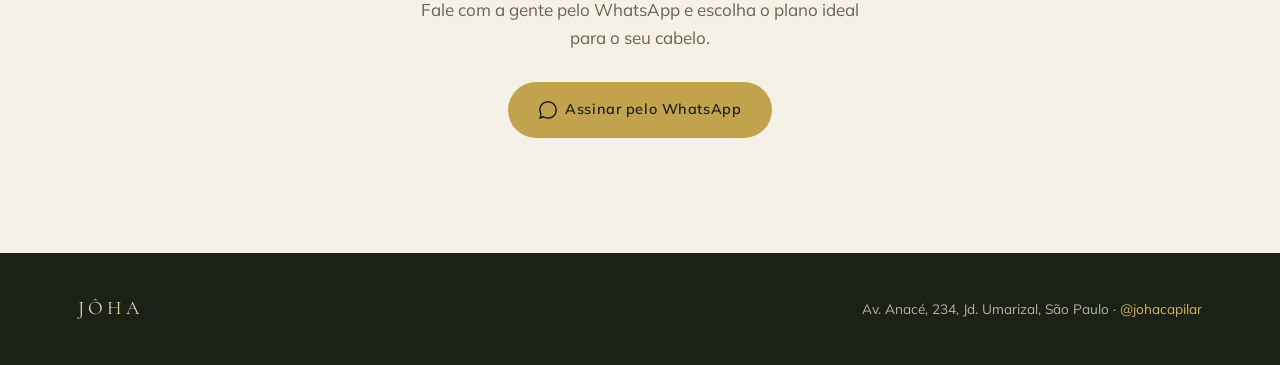
<file: assinaturas.html>
<!DOCTYPE html>
<html lang="pt-BR">
<head>
<meta charset="UTF-8">
<meta name="viewport" content="width=device-width, initial-scale=1.0">

<!-- ====== SEO ====== -->
<!-- Troque https://www.johacapilar.com.br pelo domínio real quando publicar -->
<title>JÔHA CLUB · Assinaturas de Cuidado Capilar | JÔHA São Paulo</title>
<meta name="description" content="JÔHA CLUB: planos mensais recorrentes de cuidado capilar em São Paulo. Escovas, tratamentos, terapias e spa capilar com acompanhamento contínuo. Do Essencial ao Excellence.">
<meta name="keywords" content="assinatura salão, plano capilar mensal, JÔHA Club, clube de assinatura cabelo, escova mensal, tratamento capilar recorrente, São Paulo">
<meta name="author" content="JÔHA">
<meta name="robots" content="index, follow, max-image-preview:large">
<meta name="theme-color" content="#2e3629">
<link rel="canonical" href="https://www.johacapilar.com.br/assinaturas.html">
<link rel="icon" type="image/png" href="assets/joha-icon.png">
<link rel="apple-touch-icon" href="assets/joha-icon.png">

<meta property="og:type" content="website">
<meta property="og:site_name" content="JÔHA">
<meta property="og:locale" content="pt_BR">
<meta property="og:title" content="JÔHA CLUB · Assinaturas de Cuidado Capilar">
<meta property="og:description" content="Seu novo hábito de autocuidado começa aqui. Planos mensais recorrentes com escovas, tratamentos, terapias e spa capilar.">
<meta property="og:url" content="https://www.johacapilar.com.br/assinaturas.html">
<meta property="og:image" content="https://www.johacapilar.com.br/assets/joha-og.jpg">
<meta name="twitter:card" content="summary_large_image">
<meta name="twitter:title" content="JÔHA CLUB · Assinaturas de Cuidado Capilar">
<meta name="twitter:description" content="Planos mensais de cuidado capilar com acompanhamento contínuo.">
<meta name="twitter:image" content="https://www.johacapilar.com.br/assets/joha-og.jpg">

<link rel="preconnect" href="https://fonts.googleapis.com">
<link rel="preconnect" href="https://fonts.gstatic.com" crossorigin>
<link rel="stylesheet" href="https://fonts.googleapis.com/css2?family=Cormorant+Garamond:ital,wght@0,400;0,500;0,600;1,400;1,500&family=Mulish:wght@300;400;500;600;700&family=Questrial&display=swap">
<link rel="stylesheet" href="brand.css">
<style>
  section[id]{scroll-margin-top:84px;}
  .nav{position:sticky;top:0;z-index:40;background:rgba(246,241,231,.9);backdrop-filter:blur(12px);border-bottom:1px solid rgba(46,54,41,.1);}
  .nav-inner{display:flex;align-items:center;justify-content:space-between;padding:14px 28px;max-width:var(--maxw);margin:0 auto;}
  .brand-lock{display:flex;align-items:center;gap:14px;}
  .brand-lock .seal{width:46px;height:46px;}
  .brand-lock .nm{font-family:var(--serif);font-size:1.5rem;letter-spacing:.2em;color:#003b09;}
  .nav-links{display:flex;align-items:center;gap:26px;}
  .nav-links a{font-size:.82rem;letter-spacing:.1em;text-transform:uppercase;color:var(--ink-700);transition:color .2s;}
  .nav-links a:hover{color:var(--gold-700);}
  @media(max-width:680px){.nav-links a:not(.nav-cta){display:none;}}

  .page-hero{position:relative;overflow:hidden;background:radial-gradient(130% 120% at 70% -10%, var(--forest-600) 0%, var(--forest-700) 48%, var(--pine-900) 100%);color:var(--sand-50);text-align:center;padding:clamp(70px,10vw,120px) 28px;}
  .page-hero .seal{width:84px;height:84px;margin:0 auto 26px;}
  .page-hero .hero-mark{width:min(62%,330px);height:auto;margin:0 auto 24px;display:block;}
  .page-hero h1{color:var(--gold-200);font-size:clamp(2.8rem,6vw,4.8rem);line-height:1.06;}
  .page-hero .tagline{font-family:var(--serif);font-style:italic;font-size:clamp(1.2rem,2.4vw,1.7rem);color:var(--sand-100);margin-top:16px;}
  .page-hero p.sub{color:var(--sand-100);max-width:54ch;margin:18px auto 0;opacity:.9;}
  .page-hero .seal,.page-hero .hero-mark,.page-hero h1,.page-hero .tagline,.page-hero p.sub{opacity:0;transform:translateY(20px);animation:joha-rise .9s cubic-bezier(.22,.61,.36,1) forwards;}
  .page-hero h1{animation-delay:.1s;} .page-hero .tagline{animation-delay:.22s;} .page-hero p.sub{animation-delay:.34s;}
  @keyframes joha-rise{to{opacity:1;transform:none;}}

  /* como funciona */
  .how{background:var(--sand-100);}
  .how-grid{display:grid;grid-template-columns:repeat(3,1fr);gap:26px;margin-top:14px;}
  @media(max-width:780px){.how-grid{grid-template-columns:1fr;max-width:440px;margin-inline:auto;}}
  .how-step{display:flex;gap:18px;align-items:flex-start;}
  .how-step .n{font-family:var(--serif);font-size:2.4rem;color:var(--gold-500);line-height:1;flex:none;width:48px;}
  .how-step h3{font-size:1.3rem;color:var(--forest-700);margin-bottom:6px;}
  .how-step p{font-size:.92rem;color:var(--muted);}

  /* planos */
  .plans{display:grid;grid-template-columns:repeat(3,1fr);gap:24px;}
  @media(max-width:980px){.plans{grid-template-columns:1fr 1fr;}}
  @media(max-width:640px){.plans{grid-template-columns:1fr;}}
  .plan{position:relative;display:flex;flex-direction:column;background:#fff;border:1px solid rgba(46,54,41,.1);border-radius:var(--r-lg);padding:34px 30px;transition:transform .3s ease, box-shadow .3s ease;}
  .plan:hover{transform:translateY(-6px);box-shadow:0 26px 54px -26px rgba(27,33,23,.4);}
  .plan.feat{background:var(--forest-700);border-color:var(--forest-700);color:var(--sand-100);box-shadow:0 30px 60px -28px rgba(27,33,23,.6);}
  .plan.feat .pname{color:var(--gold-200);}
  .plan.feat .feat-list li{color:rgba(246,241,231,.9);}
  .plan.feat .feat-list li::before{color:var(--gold-400);}
  .plan.feat .price .v{color:var(--sand-50);}
  .plan.feat .price .per{color:rgba(246,241,231,.7);}
  .plan.feat .days{color:var(--gold-200);border-color:rgba(230,214,166,.3);}
  .plan-flag{position:absolute;top:-13px;left:50%;transform:translateX(-50%);background:var(--gold-500);color:var(--pine-900);font-size:.68rem;font-weight:700;letter-spacing:.16em;text-transform:uppercase;padding:6px 16px;border-radius:999px;white-space:nowrap;}

  /* plano Color — toque de cor sutil */
  .plan-color{overflow:hidden;}
  .color-ribbon{position:absolute;top:0;left:0;right:0;height:6px;border-radius:var(--r-lg) var(--r-lg) 0 0;
    background:linear-gradient(90deg,#e8746b 0%,#e7b24c 25%,#5aa469 50%,#4f8fd0 75%,#9b6cc4 100%);}
  .plan-color .rainbow{background:linear-gradient(90deg,#d8695f 0%,#d99a3a 30%,#3f9a5b 55%,#3f7fc4 78%,#8d5bbf 100%);
    -webkit-background-clip:text;background-clip:text;-webkit-text-fill-color:transparent;color:transparent;font-style:italic;}
  .pname{font-family:var(--serif);font-size:1.85rem;color:var(--forest-700);letter-spacing:.02em;line-height:1.05;}
  .ptag{font-size:.78rem;letter-spacing:.1em;text-transform:uppercase;color:var(--gold-700);margin-top:6px;min-height:1.1em;}
  .plan.feat .ptag{color:var(--gold-300,#d2b566);}
  .price{display:flex;align-items:baseline;gap:6px;margin:22px 0 4px;}
  .price .v{font-family:var(--serif);font-size:2.7rem;color:var(--forest-700);font-weight:600;}
  .price .per{font-size:.9rem;color:var(--muted);}
  .feat-list{list-style:none;padding:0;margin:22px 0 0;display:grid;gap:11px;flex:1;}
  .feat-list li{position:relative;padding-left:26px;font-size:.93rem;line-height:1.45;color:var(--ink-700);}
  .feat-list li::before{content:"";position:absolute;left:0;top:.45em;width:13px;height:7px;border-left:2px solid var(--gold-600,var(--gold-700));border-bottom:2px solid var(--gold-600,var(--gold-700));transform:rotate(-45deg);}
  .feat-list li.group{padding-left:0;margin-top:8px;font-size:.7rem;font-weight:700;letter-spacing:.14em;text-transform:uppercase;color:var(--muted);}
  .feat-list li.group::before{display:none;}
  .plan.feat .feat-list li.group{color:rgba(230,214,166,.7);}
  .days{margin-top:22px;padding-top:16px;border-top:1px solid rgba(46,54,41,.12);font-size:.8rem;letter-spacing:.04em;color:var(--gold-700);}
  .plan .btn{margin-top:24px;justify-content:center;}

  .editorial{background:var(--forest-700);color:var(--sand-100);border-radius:var(--r-lg);padding:clamp(34px,5vw,60px);text-align:center;}
  .editorial p{font-family:var(--serif);font-style:italic;font-size:clamp(1.4rem,2.8vw,2.1rem);color:var(--gold-200);line-height:1.34;max-width:30ch;margin:0 auto;}
  .editorial .sig{display:block;margin-top:18px;font-family:var(--sans);font-style:normal;font-size:.78rem;letter-spacing:.16em;text-transform:uppercase;color:rgba(246,241,231,.6);}

  .faq{max-width:760px;margin:0 auto;}
  .faq details{border-bottom:1px solid rgba(46,54,41,.14);padding:20px 0;}
  .faq summary{cursor:pointer;font-family:var(--serif);font-size:1.3rem;color:var(--forest-700);list-style:none;display:flex;justify-content:space-between;align-items:center;gap:16px;}
  .faq summary::-webkit-details-marker{display:none;}
  .faq summary::after{content:"+";font-family:var(--sans);font-size:1.5rem;color:var(--gold-700);transition:transform .25s;}
  .faq details[open] summary::after{transform:rotate(45deg);}
  .faq p{color:var(--muted);font-size:.95rem;margin-top:12px;}

  .closing{text-align:center;}
  .closing h2{color:var(--forest-700);}
  .closing p{color:var(--muted);max-width:46ch;margin:16px auto 0;}

  .footer-base{background:var(--pine-900);color:rgba(246,241,231,.7);}
  .footer-base .fb-inner{max-width:var(--maxw);margin:0 auto;padding:40px 28px;display:flex;justify-content:space-between;align-items:center;flex-wrap:wrap;gap:18px;font-size:.85rem;}
  .footer-base a{color:var(--gold-400);}

  .reveal{opacity:0;transform:translateY(26px);transition:opacity .75s cubic-bezier(.22,.61,.36,1),transform .75s cubic-bezier(.22,.61,.36,1);}
  .reveal.in{opacity:1;transform:none;}
  .scroll-prog{position:fixed;top:0;left:0;height:3px;width:0;z-index:60;background:linear-gradient(90deg,var(--gold-700),var(--gold-400),var(--gold-200));transition:width .1s linear;}
  @media (prefers-reduced-motion: reduce){
    .reveal{opacity:1!important;transform:none!important;transition:none!important;}
    .page-hero .seal,.page-hero .hero-mark,.page-hero h1,.page-hero .tagline,.page-hero p.sub{opacity:1!important;transform:none!important;animation:none!important;}
    .scroll-prog{display:none;}
  }
  @media print{
    @page{size:A4;margin:12mm;}
    *{-webkit-print-color-adjust:exact!important;print-color-adjust:exact!important;}
    .nav,.float-wa,.scroll-prog{display:none!important;}
    .plan{break-inside:avoid;}
  }

  .float-wa{position:fixed;right:22px;bottom:22px;z-index:50;width:60px;height:60px;border-radius:50%;background:#25D366;display:grid;place-items:center;box-shadow:0 10px 28px rgba(0,0,0,.25);transition:transform .25s;}
  .float-wa:hover{transform:scale(1.08);}
  .float-wa svg{width:32px;height:32px;fill:#fff;}
</style>
</head>
<body>

<div class="scroll-prog" id="prog"></div>

<nav class="nav">
  <div class="nav-inner">
    <a href="index.html" class="brand-lock">
      <span class="nm">JÔHA</span>
    </a>
    <div class="nav-links">
      <a href="index.html">Início</a>
      <a href="procedimentos.html">Procedimentos</a>
      <a href="index.html#visite">Visite</a>
      <a class="btn btn-gold nav-cta" style="padding:11px 22px;font-size:.82rem;" href="https://wa.me/5511941795538?text=Ol%C3%A1!%20Gostaria%20de%20saber%20mais%20sobre%20o%20J%C3%94HA%20CLUB." target="_blank">Assinar</a>
    </div>
  </div>
</nav>

<header class="page-hero">
  <img class="hero-mark" src="assets/joha-wordmark.png" alt="JÔHA">
  <div class="eyebrow on-dark">JÔHA CLUB · Plano mensal recorrente</div>
  <h1 style="margin-top:14px;">Seu novo hábito<br>de autocuidado</h1>
  <p class="tagline">Escolha cuidar de você, todos os meses.</p>
  <p class="sub">No JÔHA, a saúde capilar se constrói com constância, tecnologia e acompanhamento por diagnóstico. Os planos do JÔHA CLUB unem escovas, tratamentos e terapias em um protocolo mensal pensado para a evolução do seu cabelo.</p>
</header>

<!-- COMO FUNCIONA -->
<section class="section how">
  <div class="wrap">
    <div class="sec-head" style="max-width:560px;">
      <div class="eyebrow">Como funciona</div>
      <h2 style="margin-top:10px;">Cuidado contínuo, sem complicação</h2>
    </div>
    <div class="how-grid">
      <div class="how-step"><span class="n">1</span><div><h3>Escolha seu plano</h3><p>Do Essencial ao Excellence, há um ritmo de cuidado para cada rotina e necessidade.</p></div></div>
      <div class="how-step"><span class="n">2</span><div><h3>Agende quando quiser</h3><p>Use seus benefícios ao longo do mês nos dias indicados de cada plano.</p></div></div>
      <div class="how-step"><span class="n">3</span><div><h3>Evolua mês a mês</h3><p>Com avaliação por tricoscopia e tecnologia, seu cabelo melhora de forma consistente e mensurável.</p></div></div>
    </div>
  </div>
</section>

<!-- PLANOS -->
<section class="section" id="planos">
  <div class="wrap">
    <div class="sec-head" style="max-width:600px;margin-bottom:46px;">
      <div class="eyebrow">Os planos</div>
      <h2 style="margin-top:10px;">Encontre o seu plano</h2>
      <p style="color:var(--muted);">Todos os planos são mensais e recorrentes. Os benefícios são utilizados dentro do mês vigente.</p>
    </div>

    <div class="plans">

      <!-- ESSENCIAL -->
      <div class="plan reveal">
        <div class="pname">JÔHA Essencial</div>
        <div class="ptag">O primeiro passo</div>
        <div class="price"><span class="v">R$ 199</span><span class="per">/ mês</span></div>
        <ul class="feat-list">
          <li>4 escovas simples</li>
          <li>1 tratamento capilar</li>
        </ul>
        <div class="days">Agendamentos de terça a quinta-feira</div>
        <a class="btn btn-ghost" href="https://wa.me/5511941795538?text=Ol%C3%A1!%20Tenho%20interesse%20no%20plano%20J%C3%94HA%20Essencial." target="_blank">Assinar Essencial</a>
      </div>

      <!-- EQUILÍBRIO -->
      <div class="plan reveal">
        <div class="pname">JÔHA Equilíbrio</div>
        <div class="ptag">Constância + nutrição</div>
        <div class="price"><span class="v">R$ 299</span><span class="per">/ mês</span></div>
        <ul class="feat-list">
          <li>4 escovas simples ou com Steampod</li>
          <li>1 tratamento capilar personalizado</li>
          <li>1 shot nutritivo (em uma das escovações)</li>
          <li class="group">Acompanhamento</li>
          <li>Avaliação por tricoscopia</li>
          <li>Spa capilar</li>
        </ul>
        <div class="days">Agendamentos de terça a quinta-feira</div>
        <a class="btn btn-ghost" href="https://wa.me/5511941795538?text=Ol%C3%A1!%20Tenho%20interesse%20no%20plano%20J%C3%94HA%20Equil%C3%ADbrio." target="_blank">Assinar Equilíbrio</a>
      </div>

      <!-- VITALIDADE (destaque) -->
      <div class="plan feat reveal">
        <div class="plan-flag">Mais escolhido</div>
        <div class="pname">JÔHA Vitalidade</div>
        <div class="ptag">Cuidado completo</div>
        <div class="price"><span class="v">R$ 449</span><span class="per">/ mês</span></div>
        <ul class="feat-list">
          <li>4 escovas simples ou com Steampod</li>
          <li>1 tratamento capilar avançado</li>
          <li>1 shot nutritivo (em uma das escovações)</li>
          <li class="group">Acompanhamento e terapias</li>
          <li>Avaliação por tricoscopia</li>
          <li>1 terapia capilar</li>
          <li>Spa capilar</li>
        </ul>
        <div class="days">Agendamentos de terça a sexta-feira</div>
        <a class="btn btn-gold" href="https://wa.me/5511941795538?text=Ol%C3%A1!%20Tenho%20interesse%20no%20plano%20J%C3%94HA%20Vitalidade." target="_blank">Assinar Vitalidade</a>
      </div>

      <!-- COLOR -->
      <div class="plan plan-color reveal">
        <span class="color-ribbon" aria-hidden="true"></span>
        <div class="pname">JÔHA <span class="rainbow">Color</span></div>
        <div class="ptag">Para cabelos coloridos</div>
        <div class="price"><span class="v">R$ 319</span><span class="per">/ mês</span></div>
        <ul class="feat-list">
          <li>4 escovas simples ou com Steampod</li>
          <li>1 tratamento capilar revitalizante</li>
          <li>1 shot nutritivo (em uma das escovações)</li>
          <li>1 coloração terapêutica (raiz ou cabelo todo)</li>
          <li>Spa capilar</li>
        </ul>
        <div class="days">Agendamentos de terça a sexta-feira</div>
        <a class="btn btn-ghost" href="https://wa.me/5511941795538?text=Ol%C3%A1!%20Tenho%20interesse%20no%20plano%20J%C3%94HA%20Color." target="_blank">Assinar Color</a>
      </div>

      <!-- RENOVAÇÃO -->
      <div class="plan reveal">
        <div class="pname">JÔHA Renovação</div>
        <div class="ptag">Transformação contínua</div>
        <div class="price"><span class="v">R$ 629</span><span class="per">/ mês</span></div>
        <ul class="feat-list">
          <li>4 escovas simples ou com Steampod</li>
          <li>1 tratamento capilar intensivo</li>
          <li>1 shot nutritivo (em uma das escovações)</li>
          <li class="group">Acompanhamento e terapias</li>
          <li>Avaliação por tricoscopia</li>
          <li>1 terapia capilar</li>
          <li>Spa capilar</li>
          <li class="group">Procedimentos especiais</li>
          <li>1 Discipline Frizz (retoque de raiz)</li>
          <li>1 corte de cabelo</li>
        </ul>
        <div class="days">Agendamentos de terça a sábado</div>
        <a class="btn btn-ghost" href="https://wa.me/5511941795538?text=Ol%C3%A1!%20Tenho%20interesse%20no%20plano%20J%C3%94HA%20Renova%C3%A7%C3%A3o." target="_blank">Assinar Renovação</a>
      </div>

      <!-- EXCELLENCE -->
      <div class="plan reveal">
        <div class="pname">JÔHA Excellence</div>
        <div class="ptag">A experiência completa</div>
        <div class="price"><span class="v">R$ 990</span><span class="per">/ mês</span></div>
        <ul class="feat-list">
          <li>6 escovas simples ou com Steampod</li>
          <li>1 tratamento capilar premium</li>
          <li>1 shot nutritivo (em uma das escovações)</li>
          <li class="group">Acompanhamento e terapias</li>
          <li>Avaliação por tricoscopia</li>
          <li>2 terapias capilares</li>
          <li>Spa capilar</li>
          <li class="group">Procedimentos especiais</li>
          <li>1 Discipline Frizz (retoque ou total)</li>
          <li>1 corte de cabelo</li>
          <li>1 corte terapêutico</li>
          <li>1 microagulhamento capilar (estímulo ao crescimento)</li>
        </ul>
        <div class="days">Agendamentos de terça a sábado</div>
        <a class="btn btn-ghost" href="https://wa.me/5511941795538?text=Ol%C3%A1!%20Tenho%20interesse%20no%20plano%20J%C3%94HA%20Excellence." target="_blank">Assinar Excellence</a>
      </div>

    </div>
  </div>
</section>

<!-- EDITORIAL -->
<section class="section" style="padding-top:0;">
  <div class="wrap">
    <div class="editorial">
      <p>“A saúde capilar se constrói com diagnóstico, tecnologia e acompanhamento contínuo.”</p>
      <span class="sig">JÔHA · Cuidado e conexão com seus cabelos</span>
    </div>
  </div>
</section>

<!-- FAQ -->
<section class="section" style="background:var(--sand-100);">
  <div class="wrap">
    <div class="sec-head" style="max-width:560px;margin-bottom:30px;">
      <div class="eyebrow">Dúvidas frequentes</div>
      <h2 style="margin-top:10px;">Antes de assinar</h2>
    </div>
    <div class="faq">
      <details><summary>Como funciona a recorrência?</summary><p>Os planos são mensais e renovados a cada mês. Você utiliza os benefícios dentro do mês vigente, agendando nos dias indicados para o seu plano.</p></details>
      <details><summary>Posso trocar de plano depois?</summary><p>Sim. Conforme a evolução do seu cabelo e da sua rotina, você pode migrar para um plano mais completo ou ajustar quando precisar. Fale com a gente pelo WhatsApp.</p></details>
      <details><summary>O que é o Spa Capilar incluído nos planos?</summary><p>É um momento de limpeza profunda e relaxamento do couro cabeludo que acompanha os planos a partir do Equilíbrio. Ele não é vendido separadamente: faz parte da experiência da assinatura.</p></details>
      <details><summary>O que está incluso na avaliação por tricoscopia?</summary><p>Um diagnóstico preciso da saúde do seu couro cabeludo e dos fios, que orienta os tratamentos do seu plano para resultados consistentes.</p></details>
    </div>
  </div>
</section>

<!-- CLOSING -->
<section class="section closing">
  <div class="leaf-rule" style="justify-content:center;display:inline-flex;margin-bottom:22px;"><span></span>JÔHA CLUB<span></span></div>
  <h2>Seu cuidado começa agora</h2>
  <p>Fale com a gente pelo WhatsApp e escolha o plano ideal para o seu cabelo.</p>
  <div style="margin-top:30px;">
    <a class="btn btn-gold" href="https://wa.me/5511941795538?text=Ol%C3%A1!%20Gostaria%20de%20assinar%20um%20plano%20do%20J%C3%94HA%20CLUB." target="_blank">
      <svg viewBox="0 0 24 24" width="18" height="18" fill="currentColor"><path d="M.057 24l1.687-6.163a11.867 11.867 0 01-1.587-5.946C.16 5.335 5.495 0 12.05 0a11.82 11.82 0 018.413 3.488 11.82 11.82 0 013.48 8.413c-.003 6.557-5.338 11.892-11.893 11.892a11.9 11.9 0 01-5.688-1.448L.057 24zm6.597-3.807c1.676.995 3.276 1.591 5.392 1.592 5.448 0 9.886-4.434 9.889-9.885.002-5.462-4.415-9.89-9.881-9.892-5.452 0-9.887 4.434-9.889 9.884a9.86 9.86 0 001.51 5.26l-.999 3.648 3.978-1.042z"/></svg>
      Assinar pelo WhatsApp
    </a>
  </div>
</section>

<footer class="footer-base">
  <div class="fb-inner">
    <div class="brand-lock">
      <span style="font-family:var(--serif);letter-spacing:.2em;font-size:1.2rem;color:var(--gold-200);">JÔHA</span>
    </div>
    <div>Av. Anacé, 234, Jd. Umarizal, São Paulo · <a href="https://www.instagram.com/johacapilar" target="_blank">@johacapilar</a></div>
  </div>
</footer>

<a class="float-wa" href="https://wa.me/5511941795538?text=Ol%C3%A1!%20Gostaria%20de%20saber%20mais%20sobre%20o%20J%C3%94HA%20CLUB." target="_blank" aria-label="WhatsApp">
  <svg viewBox="0 0 24 24"><path d="M.057 24l1.687-6.163a11.867 11.867 0 01-1.587-5.946C.16 5.335 5.495 0 12.05 0a11.82 11.82 0 018.413 3.488 11.82 11.82 0 013.48 8.413c-.003 6.557-5.338 11.892-11.893 11.892a11.9 11.9 0 01-5.688-1.448L.057 24zm6.597-3.807c1.676.995 3.276 1.591 5.392 1.592 5.448 0 9.886-4.434 9.889-9.885.002-5.462-4.415-9.89-9.881-9.892-5.452 0-9.887 4.434-9.889 9.884a9.86 9.86 0 001.51 5.26l-.999 3.648 3.978-1.042zm11.387-5.464c-.074-.124-.272-.198-.57-.347-.297-.149-1.758-.868-2.031-.967-.272-.099-.47-.149-.669.149-.198.297-.768.967-.941 1.165-.173.198-.347.223-.644.074-.297-.149-1.255-.462-2.39-1.475-.883-.788-1.48-1.761-1.653-2.059-.173-.297-.018-.458.13-.606.134-.133.297-.347.446-.521.151-.172.2-.296.3-.495.099-.198.05-.372-.025-.521-.075-.148-.669-1.611-.916-2.206-.242-.579-.487-.501-.669-.51l-.57-.01c-.198 0-.52.074-.792.372s-1.04 1.016-1.04 2.479 1.065 2.876 1.213 3.074c.149.198 2.095 3.2 5.076 4.487.709.306 1.263.489 1.694.626.712.226 1.36.194 1.872.118.571-.085 1.758-.719 2.006-1.413.248-.695.248-1.29.173-1.414z"/></svg>
</a>

<script>
  const reduce = window.matchMedia('(prefers-reduced-motion: reduce)').matches;
  const prog = document.getElementById('prog');
  function onScroll(){ const y=window.scrollY, h=document.documentElement.scrollHeight-window.innerHeight; if(prog) prog.style.width=(h>0?(y/h*100):0)+'%'; }
  window.addEventListener('scroll',onScroll,{passive:true}); onScroll();
  if(!reduce && 'IntersectionObserver' in window){
    const revs=[...document.querySelectorAll('.reveal')];
    const seen=new Map();
    revs.forEach(el=>{const p=el.parentElement;const n=seen.get(p)||0;seen.set(p,n+1);el.style.transitionDelay=Math.min(n*60,360)+'ms';});
    const io=new IntersectionObserver((es)=>{es.forEach(e=>{if(e.isIntersecting){e.target.classList.add('in');io.unobserve(e.target);}});},{rootMargin:'0px 0px -8% 0px',threshold:0.1});
    revs.forEach(el=>io.observe(el));
  } else { document.querySelectorAll('.reveal').forEach(el=>el.classList.add('in')); }
</script>
</body>
</html>
</file>
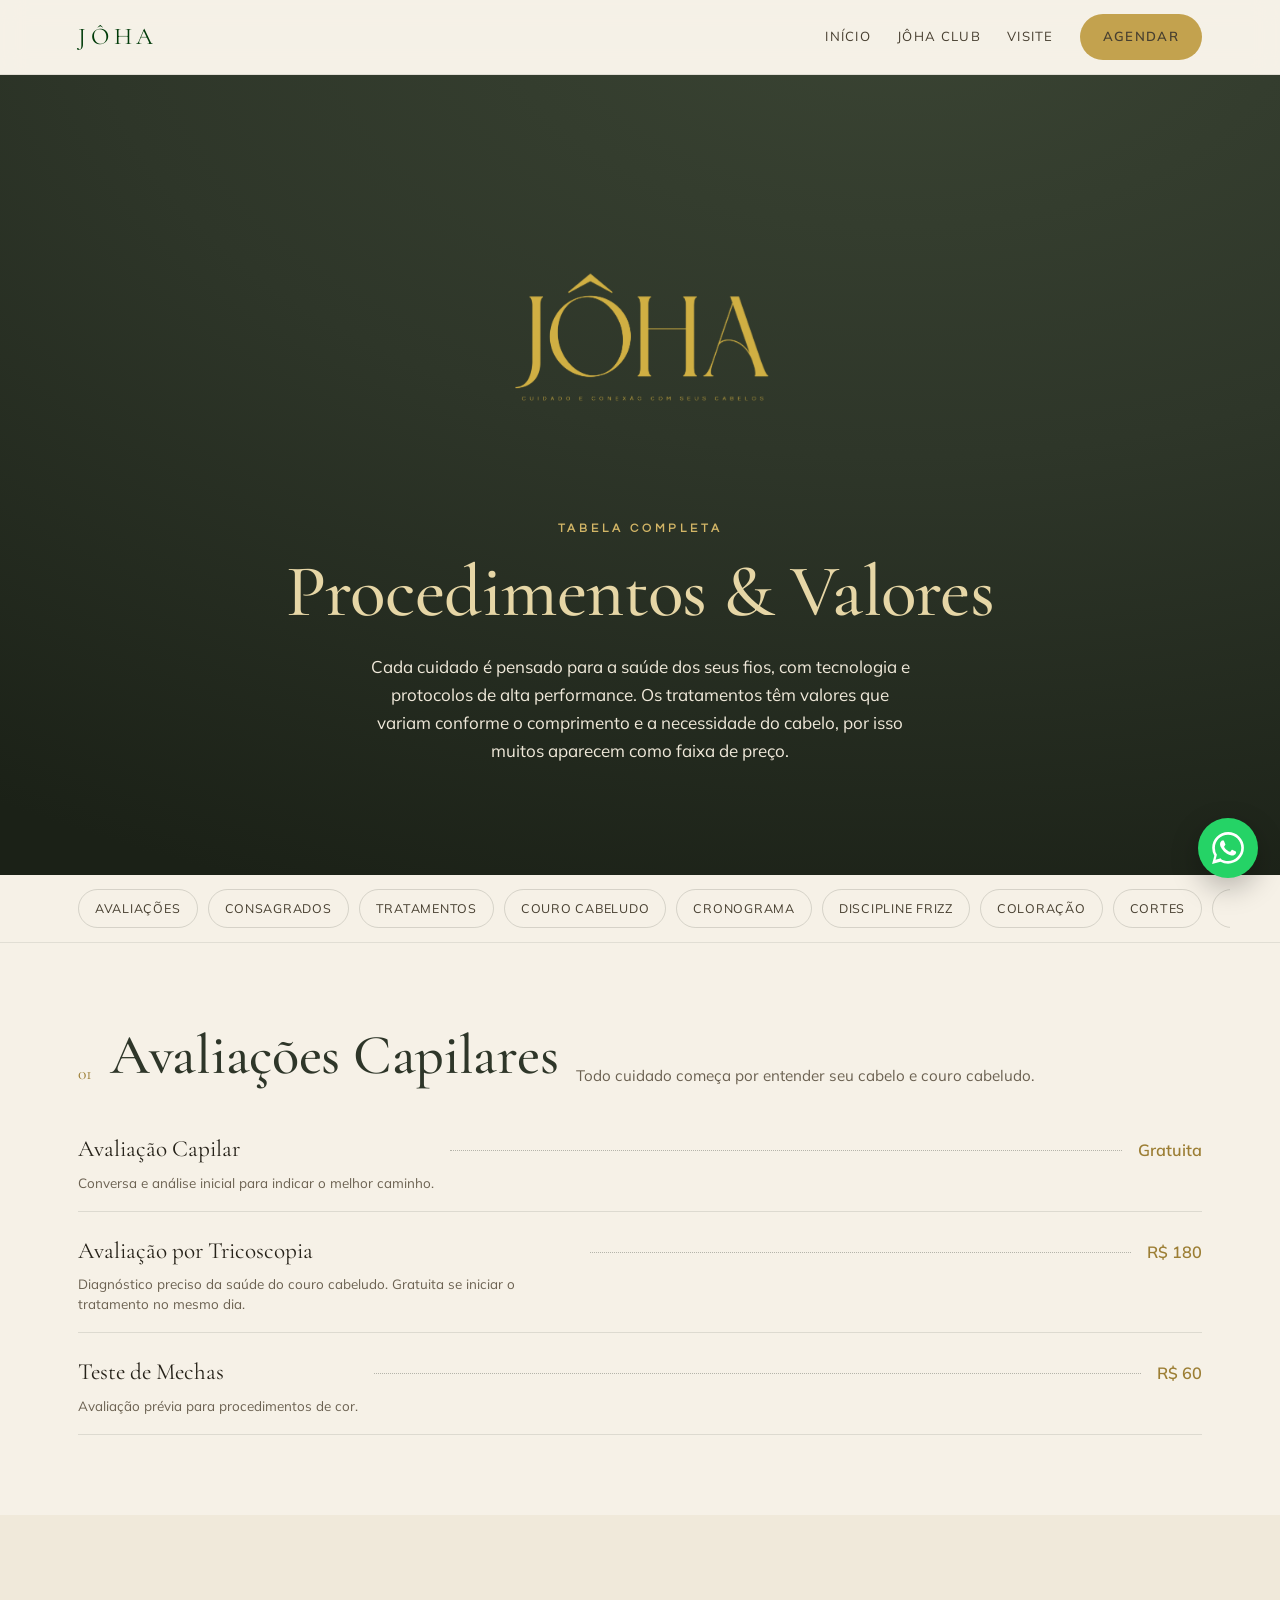
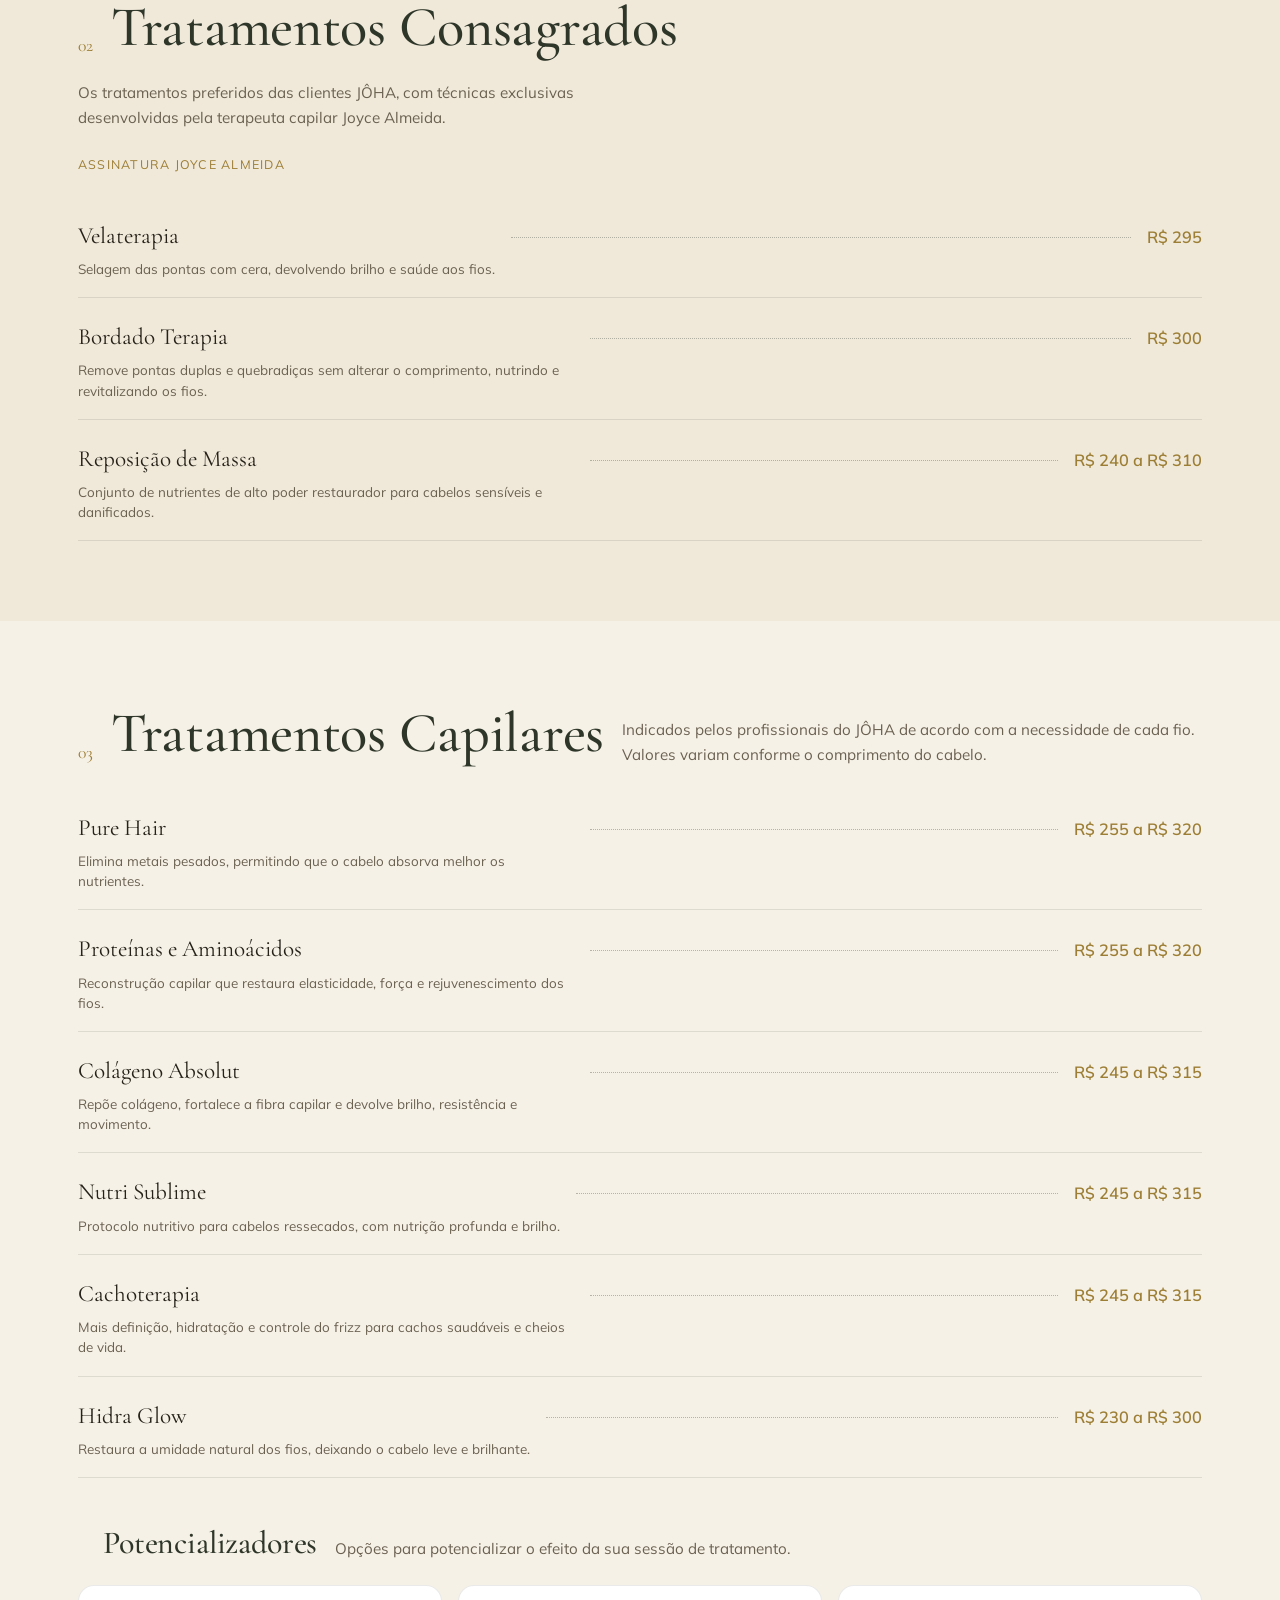
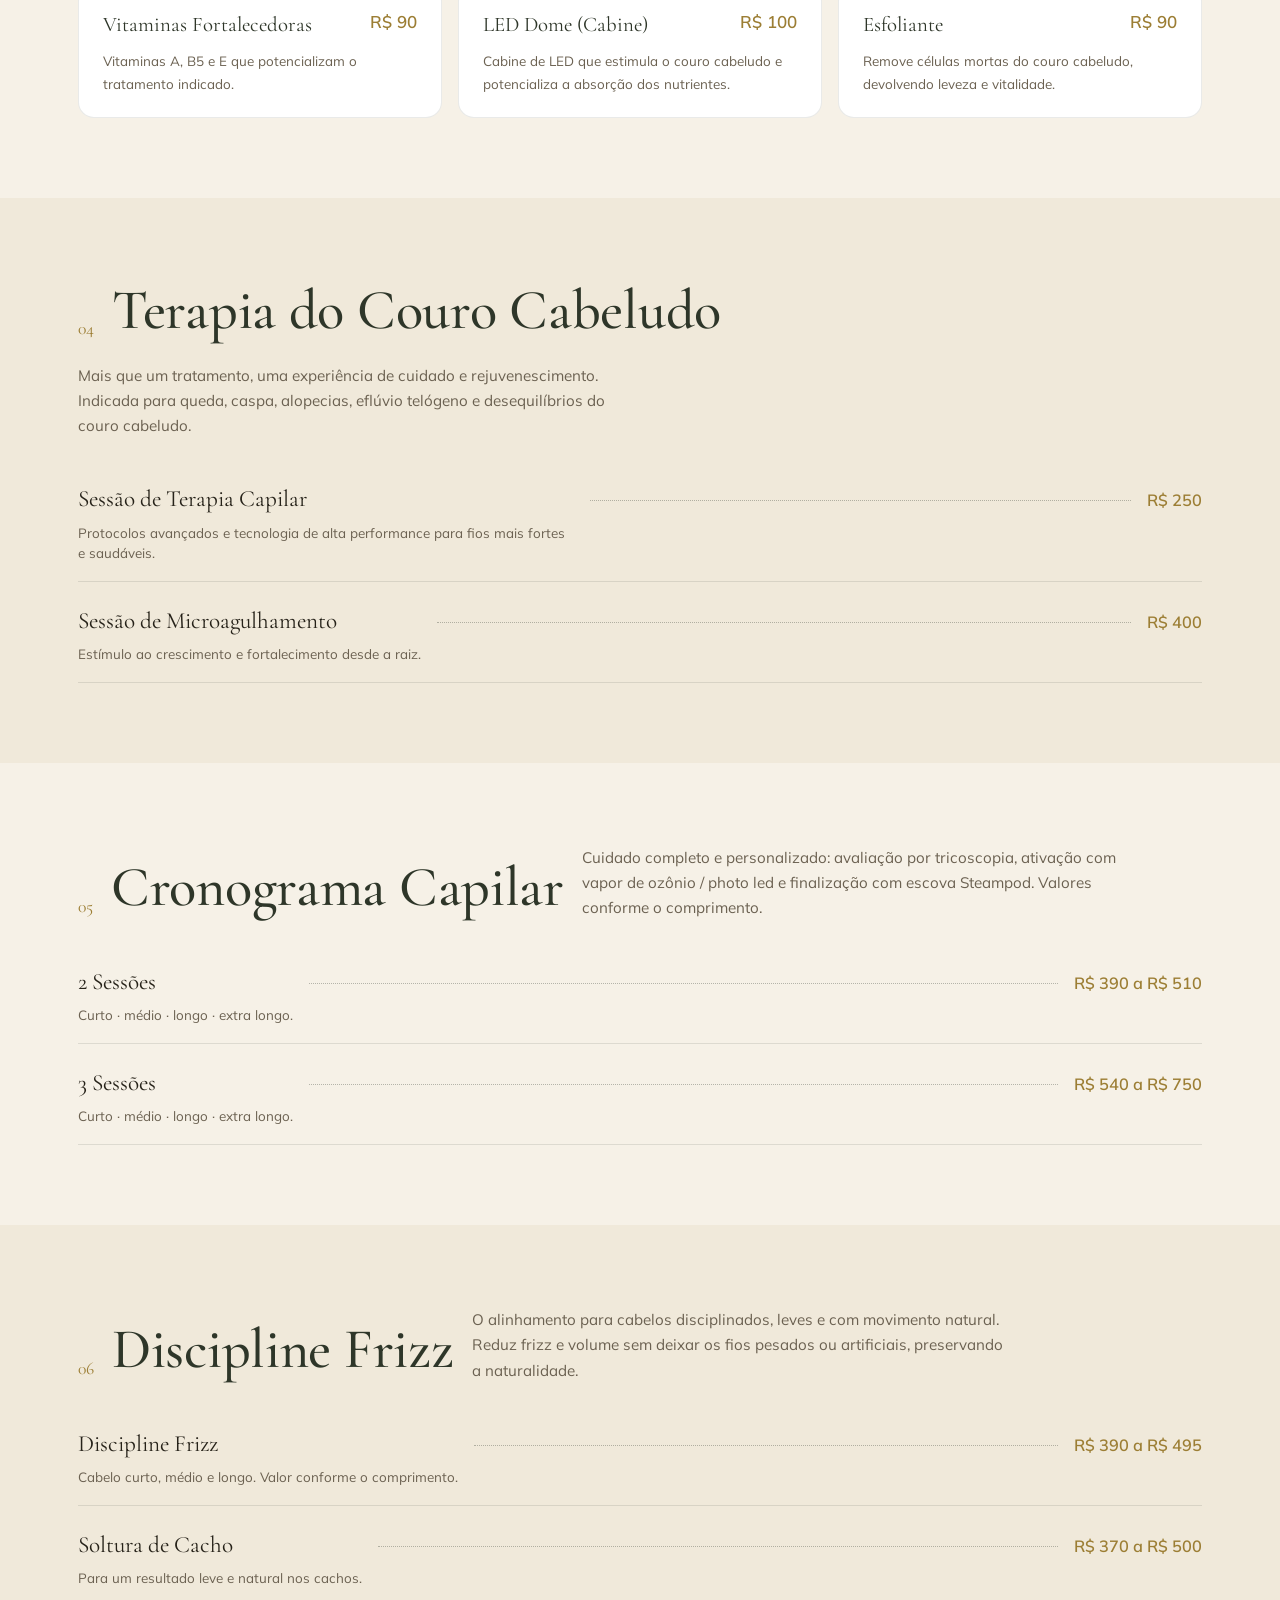
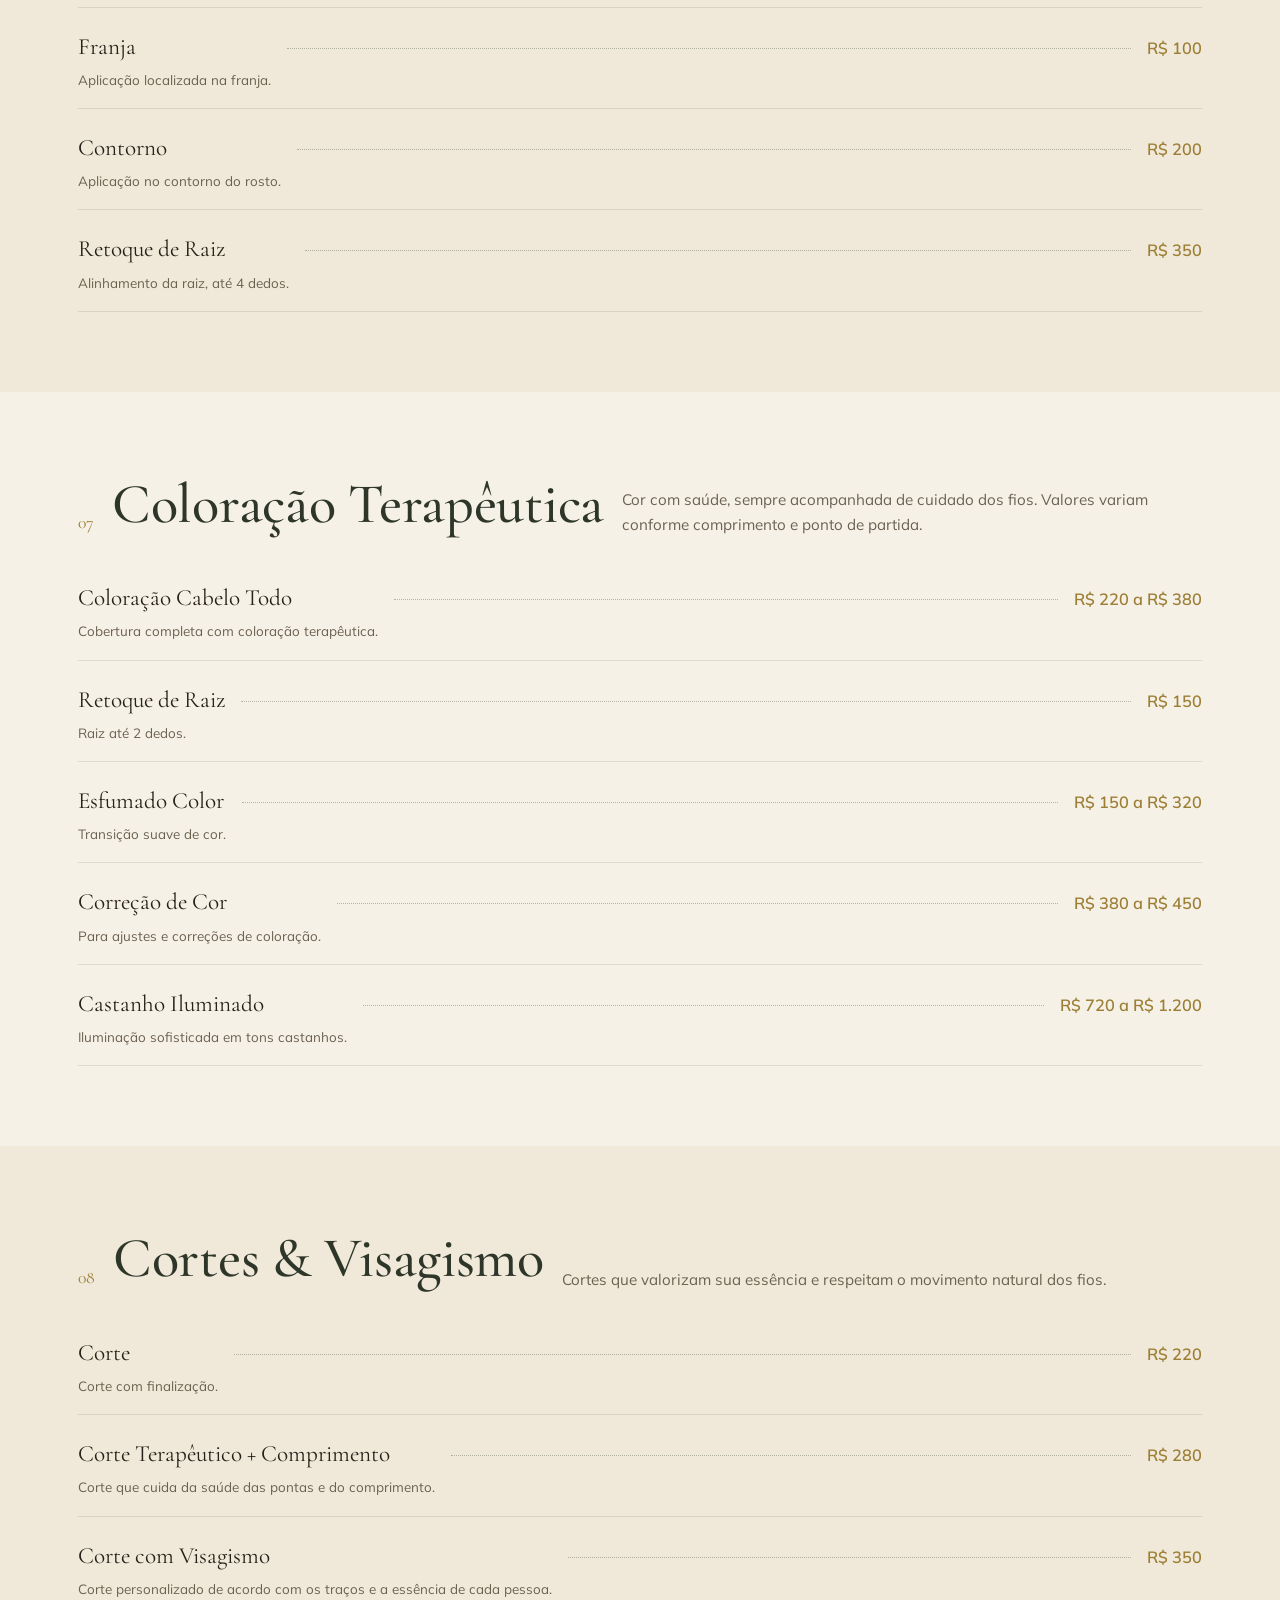
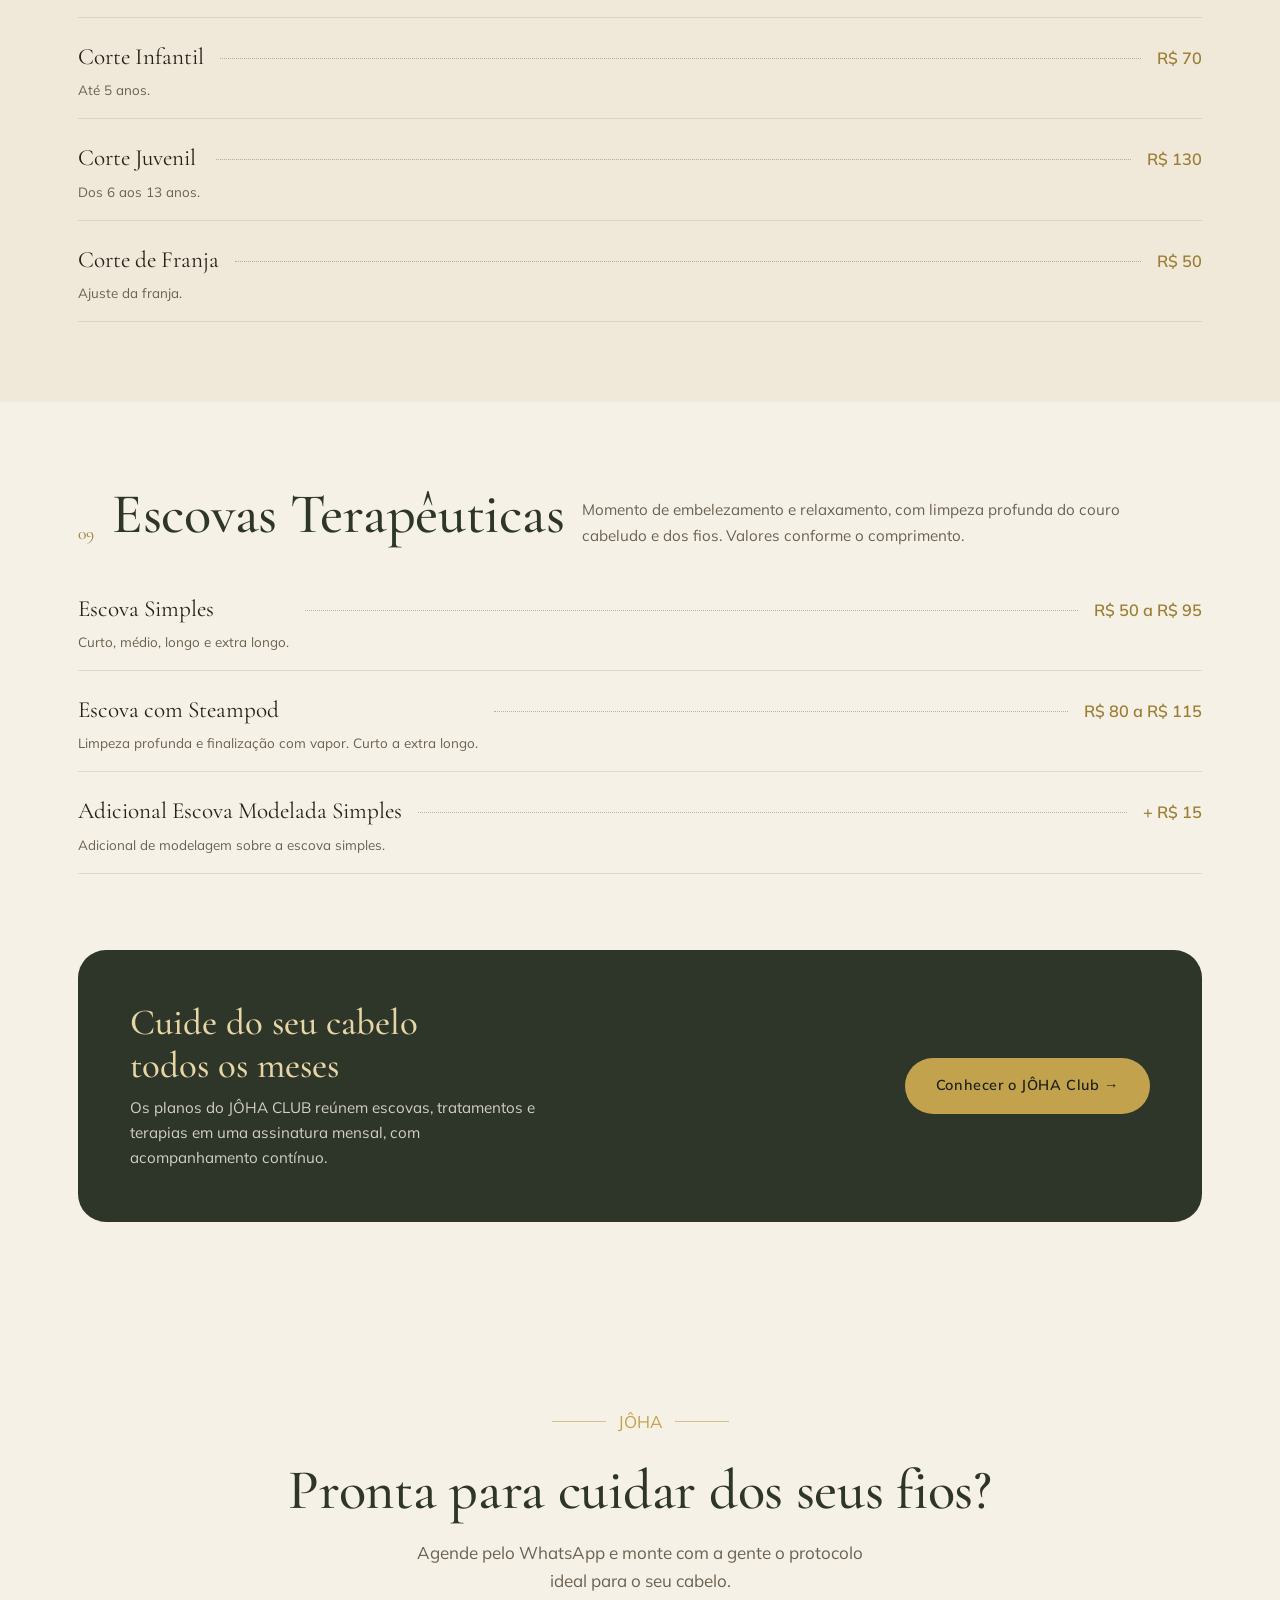
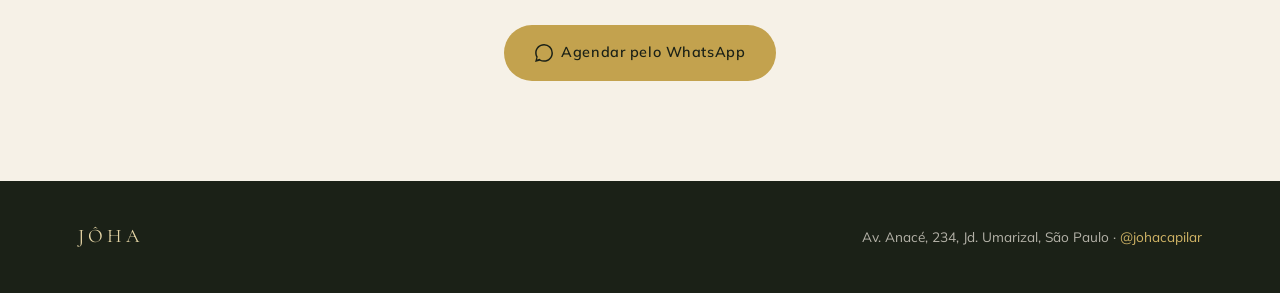
<file: procedimentos.html>
<!DOCTYPE html>
<html lang="pt-BR">
<head>
<meta charset="UTF-8">
<meta name="viewport" content="width=device-width, initial-scale=1.0">

<!-- ====== SEO ====== -->
<!-- Troque https://www.johacapilar.com.br pelo domínio real quando publicar -->
<title>Procedimentos e Valores · JÔHA Saúde Capilar | São Paulo</title>
<meta name="description" content="Tabela completa de procedimentos e valores da JÔHA: tratamentos consagrados, tratamentos capilares, terapia do couro cabeludo, coloração terapêutica, Discipline Frizz, cortes e escovas. São Paulo.">
<meta name="keywords" content="preços salão, tabela de valores, tratamento capilar valor, terapia capilar, coloração terapêutica, discipline frizz, velaterapia, cronograma capilar, corte visagismo, JÔHA">
<meta name="author" content="JÔHA">
<meta name="robots" content="index, follow, max-image-preview:large">
<meta name="theme-color" content="#2e3629">
<link rel="canonical" href="https://www.johacapilar.com.br/procedimentos.html">
<link rel="icon" type="image/png" href="assets/joha-icon.png">
<link rel="apple-touch-icon" href="assets/joha-icon.png">

<meta property="og:type" content="website">
<meta property="og:site_name" content="JÔHA">
<meta property="og:locale" content="pt_BR">
<meta property="og:title" content="Procedimentos e Valores · JÔHA">
<meta property="og:description" content="Tratamentos, terapias do couro cabeludo, coloração, cortes e escovas. Veja a tabela completa de valores.">
<meta property="og:url" content="https://www.johacapilar.com.br/procedimentos.html">
<meta property="og:image" content="https://www.johacapilar.com.br/assets/joha-og.jpg">
<meta name="twitter:card" content="summary_large_image">
<meta name="twitter:title" content="Procedimentos e Valores · JÔHA">
<meta name="twitter:description" content="Tabela completa de procedimentos e valores da JÔHA.">
<meta name="twitter:image" content="https://www.johacapilar.com.br/assets/joha-og.jpg">

<script type="application/ld+json">
{
  "@context": "https://schema.org",
  "@type": "HairSalon",
  "name": "JÔHA",
  "url": "https://www.johacapilar.com.br/procedimentos.html",
  "image": "https://www.johacapilar.com.br/assets/joha-og.jpg",
  "telephone": "+55 11 94179-5538",
  "priceRange": "$$",
  "address": { "@type": "PostalAddress", "streetAddress": "Av. Anacé, 234", "addressLocality": "São Paulo", "addressRegion": "SP", "addressCountry": "BR" },
  "sameAs": ["https://www.instagram.com/johacapilar"],
  "hasOfferCatalog": {
    "@type": "OfferCatalog",
    "name": "Procedimentos JÔHA",
    "itemListElement": [
      { "@type": "Offer", "priceCurrency": "BRL", "price": "295", "itemOffered": { "@type": "Service", "name": "Velaterapia" } },
      { "@type": "Offer", "priceCurrency": "BRL", "price": "255", "itemOffered": { "@type": "Service", "name": "Pure Hair" } },
      { "@type": "Offer", "priceCurrency": "BRL", "price": "245", "itemOffered": { "@type": "Service", "name": "Colágeno Absolut" } },
      { "@type": "Offer", "priceCurrency": "BRL", "price": "250", "itemOffered": { "@type": "Service", "name": "Terapia Capilar" } },
      { "@type": "Offer", "priceCurrency": "BRL", "price": "220", "itemOffered": { "@type": "Service", "name": "Coloração Terapêutica" } },
      { "@type": "Offer", "priceCurrency": "BRL", "price": "220", "itemOffered": { "@type": "Service", "name": "Corte" } }
    ]
  }
}
</script>

<link rel="preconnect" href="https://fonts.googleapis.com">
<link rel="preconnect" href="https://fonts.gstatic.com" crossorigin>
<link rel="stylesheet" href="https://fonts.googleapis.com/css2?family=Cormorant+Garamond:ital,wght@0,400;0,500;0,600;1,400;1,500&family=Mulish:wght@300;400;500;600;700&family=Questrial&display=swap">
<link rel="stylesheet" href="brand.css">
<style>
  section[id]{scroll-margin-top:140px;}
  .nav{position:sticky;top:0;z-index:40;background:rgba(246,241,231,.9);backdrop-filter:blur(12px);border-bottom:1px solid rgba(46,54,41,.1);}
  .nav-inner{display:flex;align-items:center;justify-content:space-between;padding:14px 28px;max-width:var(--maxw);margin:0 auto;}
  .brand-lock{display:flex;align-items:center;gap:14px;}
  .brand-lock .seal{width:46px;height:46px;}
  .brand-lock .nm{font-family:var(--serif);font-size:1.5rem;letter-spacing:.2em;color:#003b09;}
  .nav-links{display:flex;align-items:center;gap:26px;}
  .nav-links a{font-size:.82rem;letter-spacing:.1em;text-transform:uppercase;color:var(--ink-700);transition:color .2s;}
  .nav-links a:hover{color:var(--gold-700);}
  @media(max-width:680px){.nav-links a:not(.nav-cta){display:none;}}

  .page-hero{background:radial-gradient(130% 120% at 70% -10%, var(--forest-600) 0%, var(--forest-700) 48%, var(--pine-900) 100%);color:var(--sand-50);text-align:center;padding:clamp(64px,9vw,110px) 28px;}
  .page-hero h1{color:var(--gold-200);font-size:clamp(2.8rem,6vw,4.6rem);}
  .page-hero .hero-mark{width:min(58%,310px);height:auto;margin:0 auto 24px;display:block;}
  .page-hero .eyebrow,.page-hero h1,.page-hero p,.page-hero .hero-mark{opacity:0;transform:translateY(20px);animation:joha-rise .9s cubic-bezier(.22,.61,.36,1) forwards;}
  .page-hero h1{animation-delay:.12s;}
  .page-hero p{animation-delay:.26s;}
  @keyframes joha-rise{to{opacity:1;transform:none;}}
  .reveal{opacity:0;transform:translateY(26px);transition:opacity .75s cubic-bezier(.22,.61,.36,1),transform .75s cubic-bezier(.22,.61,.36,1);}
  .reveal.in{opacity:1;transform:none;}
  .scroll-prog{position:fixed;top:0;left:0;height:3px;width:0;z-index:60;background:linear-gradient(90deg,var(--gold-700),var(--gold-400),var(--gold-200));transition:width .1s linear;}
  @media (prefers-reduced-motion: reduce){
    .reveal{opacity:1!important;transform:none!important;transition:none!important;}
    .page-hero .eyebrow,.page-hero h1,.page-hero p,.page-hero .hero-mark{opacity:1!important;transform:none!important;animation:none!important;}
    .scroll-prog{display:none;}
  }
  .page-hero p{color:var(--sand-100);max-width:54ch;margin:20px auto 0;opacity:.9;}

  .cat-nav{position:sticky;top:74px;z-index:30;background:var(--sand-50);border-bottom:1px solid rgba(46,54,41,.1);}
  .cat-nav .row{max-width:var(--maxw);margin:0 auto;padding:14px 28px;display:flex;gap:10px;overflow-x:auto;}
  .cat-nav a{flex:none;font-size:.78rem;letter-spacing:.06em;text-transform:uppercase;padding:8px 16px;border-radius:999px;border:1px solid rgba(46,54,41,.16);color:var(--ink-700);transition:all .2s;white-space:nowrap;}
  .cat-nav a:hover{background:var(--forest-700);color:var(--sand-50);border-color:var(--forest-700);}

  .cat{padding:clamp(46px,6.5vw,80px) 0;}
  .cat:nth-child(even){background:var(--sand-100);}
  .cat-head{display:flex;align-items:flex-end;gap:18px;margin-bottom:18px;flex-wrap:wrap;}
  .cat-head .num{font-family:var(--serif);font-size:1.1rem;color:var(--gold-700);}
  .cat-head h2{color:var(--forest-700);}
  .cat-head p{color:var(--muted);font-size:.95rem;width:100%;max-width:64ch;margin-top:2px;}
  .cat-head .signed{width:100%;font-size:.78rem;letter-spacing:.1em;text-transform:uppercase;color:var(--gold-700);margin-top:6px;}

  .menu{display:grid;gap:2px;margin-top:24px;}
  .item{display:flex;align-items:baseline;gap:16px;padding:18px 0;border-bottom:1px solid rgba(46,54,41,.12);}
  .item .nm{font-family:var(--serif);font-size:1.45rem;color:var(--ink-900);}
  .item .desc{display:block;font-family:var(--sans);font-size:.84rem;line-height:1.5;color:var(--muted);margin-top:4px;max-width:62ch;}
  .item .dots{flex:1;border-bottom:1px dotted rgba(46,54,41,.32);transform:translateY(-5px);min-width:24px;}
  .item .vl{font-family:var(--sans);font-weight:600;font-size:1.02rem;color:var(--gold-700);white-space:nowrap;font-variant-numeric:tabular-nums;text-align:right;}
  .item .vl small{display:block;font-weight:500;font-size:.7rem;letter-spacing:.04em;color:var(--muted);text-transform:uppercase;margin-top:2px;}

  .addons{display:grid;grid-template-columns:repeat(3,1fr);gap:16px;margin-top:24px;}
  @media(max-width:720px){.addons{grid-template-columns:1fr;}}
  .addon{background:#fff;border:1px solid rgba(46,54,41,.1);border-radius:var(--r-md);padding:22px 24px;}
  .cat:nth-child(even) .addon{background:var(--sand-50);}
  .addon .nm{font-family:var(--serif);font-size:1.3rem;color:var(--forest-700);}
  .addon .vl{font-weight:600;color:var(--gold-700);float:right;}
  .addon p{font-size:.84rem;color:var(--muted);margin-top:8px;clear:both;}

  .sub-cta{background:var(--forest-700);color:var(--sand-100);border-radius:var(--r-lg);padding:clamp(30px,4.5vw,52px);margin:clamp(46px,7vw,76px) auto 0;max-width:var(--maxw);display:flex;align-items:center;justify-content:space-between;gap:28px;flex-wrap:wrap;}
  .sub-cta h3{font-family:var(--serif);font-size:clamp(1.6rem,3vw,2.3rem);color:var(--gold-200);max-width:18ch;}
  .sub-cta p{color:rgba(246,241,231,.82);font-size:.95rem;margin-top:8px;max-width:46ch;}

  .closing{text-align:center;padding:clamp(56px,8vw,100px) 28px;}
  .closing h2{color:var(--forest-700);}
  .closing p{color:var(--muted);max-width:46ch;margin:16px auto 0;}

  .footer-base{background:var(--pine-900);color:rgba(246,241,231,.7);}
  .footer-base .fb-inner{max-width:var(--maxw);margin:0 auto;padding:40px 28px;display:flex;justify-content:space-between;align-items:center;flex-wrap:wrap;gap:18px;font-size:.85rem;}
  .footer-base a{color:var(--gold-400);}

  @media print{
    @page{size:A4;margin:14mm;}
    *{-webkit-print-color-adjust:exact!important;print-color-adjust:exact!important;}
    .nav,.cat-nav,.float-wa,.scroll-prog{display:none!important;}
    .cat{break-inside:avoid;}
  }

  .float-wa{position:fixed;right:22px;bottom:22px;z-index:50;width:60px;height:60px;border-radius:50%;background:#25D366;display:grid;place-items:center;box-shadow:0 10px 28px rgba(0,0,0,.25);transition:transform .25s;}
  .float-wa:hover{transform:scale(1.08);}
  .float-wa svg{width:32px;height:32px;fill:#fff;}
</style>
</head>
<body>

<div class="scroll-prog" id="prog"></div>

<nav class="nav">
  <div class="nav-inner">
    <a href="index.html" class="brand-lock">
      <span class="nm">JÔHA</span>
    </a>
    <div class="nav-links">
      <a href="index.html">Início</a>
      <a href="assinaturas.html">JÔHA Club</a>
      <a href="index.html#visite">Visite</a>
      <a class="btn btn-gold nav-cta" style="padding:11px 22px;font-size:.82rem;" href="https://wa.me/5511941795538?text=Ol%C3%A1!%20Gostaria%20de%20agendar%20um%20hor%C3%A1rio%20na%20J%C3%94HA." target="_blank">Agendar</a>
    </div>
  </div>
</nav>

<header class="page-hero">
  <img class="hero-mark" src="assets/joha-wordmark.png" alt="JÔHA">
  <div class="eyebrow on-dark">Tabela completa</div>
  <h1 style="margin-top:14px;">Procedimentos &amp; Valores</h1>
  <p>Cada cuidado é pensado para a saúde dos seus fios, com tecnologia e protocolos de alta performance. Os tratamentos têm valores que variam conforme o comprimento e a necessidade do cabelo, por isso muitos aparecem como faixa de preço.</p>
</header>

<nav class="cat-nav">
  <div class="row">
    <a href="#avaliacoes">Avaliações</a>
    <a href="#consagrados">Consagrados</a>
    <a href="#tratamentos">Tratamentos</a>
    <a href="#couro">Couro Cabeludo</a>
    <a href="#cronograma">Cronograma</a>
    <a href="#frizz">Discipline Frizz</a>
    <a href="#cor">Coloração</a>
    <a href="#cortes">Cortes</a>
    <a href="#escovas">Escovas</a>
  </div>
</nav>

<!-- AVALIAÇÕES -->
<section class="cat" id="avaliacoes">
  <div class="wrap">
    <div class="cat-head"><span class="num">01</span><h2>Avaliações Capilares</h2><p>Todo cuidado começa por entender seu cabelo e couro cabeludo.</p></div>
    <div class="menu">
      <div class="item reveal"><span class="nm">Avaliação Capilar<span class="desc">Conversa e análise inicial para indicar o melhor caminho.</span></span><span class="dots"></span><span class="vl">Gratuita</span></div>
      <div class="item reveal"><span class="nm">Avaliação por Tricoscopia<span class="desc">Diagnóstico preciso da saúde do couro cabeludo. Gratuita se iniciar o tratamento no mesmo dia.</span></span><span class="dots"></span><span class="vl">R$ 180</span></div>
      <div class="item reveal"><span class="nm">Teste de Mechas<span class="desc">Avaliação prévia para procedimentos de cor.</span></span><span class="dots"></span><span class="vl">R$ 60</span></div>
    </div>
  </div>
</section>

<!-- CONSAGRADOS -->
<section class="cat" id="consagrados">
  <div class="wrap">
    <div class="cat-head"><span class="num">02</span><h2>Tratamentos Consagrados</h2><p>Os tratamentos preferidos das clientes JÔHA, com técnicas exclusivas desenvolvidas pela terapeuta capilar Joyce Almeida.</p><span class="signed">Assinatura Joyce Almeida</span></div>
    <div class="menu">
      <div class="item reveal"><span class="nm">Velaterapia<span class="desc">Selagem das pontas com cera, devolvendo brilho e saúde aos fios.</span></span><span class="dots"></span><span class="vl">R$ 295</span></div>
      <div class="item reveal"><span class="nm">Bordado Terapia<span class="desc">Remove pontas duplas e quebradiças sem alterar o comprimento, nutrindo e revitalizando os fios.</span></span><span class="dots"></span><span class="vl">R$ 300</span></div>
      <div class="item reveal"><span class="nm">Reposição de Massa<span class="desc">Conjunto de nutrientes de alto poder restaurador para cabelos sensíveis e danificados.</span></span><span class="dots"></span><span class="vl">R$ 240 a R$ 310</span></div>
    </div>
  </div>
</section>

<!-- TRATAMENTOS -->
<section class="cat" id="tratamentos">
  <div class="wrap">
    <div class="cat-head"><span class="num">03</span><h2>Tratamentos Capilares</h2><p>Indicados pelos profissionais do JÔHA de acordo com a necessidade de cada fio. Valores variam conforme o comprimento do cabelo.</p></div>
    <div class="menu">
      <div class="item reveal"><span class="nm">Pure Hair<span class="desc">Elimina metais pesados, permitindo que o cabelo absorva melhor os nutrientes.</span></span><span class="dots"></span><span class="vl">R$ 255 a R$ 320</span></div>
      <div class="item reveal"><span class="nm">Proteínas e Aminoácidos<span class="desc">Reconstrução capilar que restaura elasticidade, força e rejuvenescimento dos fios.</span></span><span class="dots"></span><span class="vl">R$ 255 a R$ 320</span></div>
      <div class="item reveal"><span class="nm">Colágeno Absolut<span class="desc">Repõe colágeno, fortalece a fibra capilar e devolve brilho, resistência e movimento.</span></span><span class="dots"></span><span class="vl">R$ 245 a R$ 315</span></div>
      <div class="item reveal"><span class="nm">Nutri Sublime<span class="desc">Protocolo nutritivo para cabelos ressecados, com nutrição profunda e brilho.</span></span><span class="dots"></span><span class="vl">R$ 245 a R$ 315</span></div>
      <div class="item reveal"><span class="nm">Cachoterapia<span class="desc">Mais definição, hidratação e controle do frizz para cachos saudáveis e cheios de vida.</span></span><span class="dots"></span><span class="vl">R$ 245 a R$ 315</span></div>
      <div class="item reveal"><span class="nm">Hidra Glow<span class="desc">Restaura a umidade natural dos fios, deixando o cabelo leve e brilhante.</span></span><span class="dots"></span><span class="vl">R$ 230 a R$ 300</span></div>
    </div>

    <div class="cat-head" style="margin-top:46px;"><span class="num" style="visibility:hidden;">+</span><h2 style="font-size:clamp(1.5rem,2.6vw,2rem);">Potencializadores</h2><p>Opções para potencializar o efeito da sua sessão de tratamento.</p></div>
    <div class="addons">
      <div class="addon reveal"><span class="nm">Vitaminas Fortalecedoras</span><span class="vl">R$ 90</span><p>Vitaminas A, B5 e E que potencializam o tratamento indicado.</p></div>
      <div class="addon reveal"><span class="nm">LED Dome (Cabine)</span><span class="vl">R$ 100</span><p>Cabine de LED que estimula o couro cabeludo e potencializa a absorção dos nutrientes.</p></div>
      <div class="addon reveal"><span class="nm">Esfoliante</span><span class="vl">R$ 90</span><p>Remove células mortas do couro cabeludo, devolvendo leveza e vitalidade.</p></div>
    </div>
  </div>
</section>

<!-- COURO -->
<section class="cat" id="couro">
  <div class="wrap">
    <div class="cat-head"><span class="num">04</span><h2>Terapia do Couro Cabeludo</h2><p>Mais que um tratamento, uma experiência de cuidado e rejuvenescimento. Indicada para queda, caspa, alopecias, eflúvio telógeno e desequilíbrios do couro cabeludo.</p></div>
    <div class="menu">
      <div class="item reveal"><span class="nm">Sessão de Terapia Capilar<span class="desc">Protocolos avançados e tecnologia de alta performance para fios mais fortes e saudáveis.</span></span><span class="dots"></span><span class="vl">R$ 250</span></div>
      <div class="item reveal"><span class="nm">Sessão de Microagulhamento<span class="desc">Estímulo ao crescimento e fortalecimento desde a raiz.</span></span><span class="dots"></span><span class="vl">R$ 400</span></div>
    </div>
  </div>
</section>

<!-- CRONOGRAMA -->
<section class="cat" id="cronograma">
  <div class="wrap">
    <div class="cat-head"><span class="num">05</span><h2>Cronograma Capilar</h2><p>Cuidado completo e personalizado: avaliação por tricoscopia, ativação com vapor de ozônio / photo led e finalização com escova Steampod. Valores conforme o comprimento.</p></div>
    <div class="menu">
      <div class="item reveal"><span class="nm">2 Sessões<span class="desc">Curto · médio · longo · extra longo.</span></span><span class="dots"></span><span class="vl">R$ 390 a R$ 510</span></div>
      <div class="item reveal"><span class="nm">3 Sessões<span class="desc">Curto · médio · longo · extra longo.</span></span><span class="dots"></span><span class="vl">R$ 540 a R$ 750</span></div>
    </div>
  </div>
</section>

<!-- FRIZZ -->
<section class="cat" id="frizz">
  <div class="wrap">
    <div class="cat-head"><span class="num">06</span><h2>Discipline Frizz</h2><p>O alinhamento para cabelos disciplinados, leves e com movimento natural. Reduz frizz e volume sem deixar os fios pesados ou artificiais, preservando a naturalidade.</p></div>
    <div class="menu">
      <div class="item reveal"><span class="nm">Discipline Frizz<span class="desc">Cabelo curto, médio e longo. Valor conforme o comprimento.</span></span><span class="dots"></span><span class="vl">R$ 390 a R$ 495</span></div>
      <div class="item reveal"><span class="nm">Soltura de Cacho<span class="desc">Para um resultado leve e natural nos cachos.</span></span><span class="dots"></span><span class="vl">R$ 370 a R$ 500</span></div>
      <div class="item reveal"><span class="nm">Franja<span class="desc">Aplicação localizada na franja.</span></span><span class="dots"></span><span class="vl">R$ 100</span></div>
      <div class="item reveal"><span class="nm">Contorno<span class="desc">Aplicação no contorno do rosto.</span></span><span class="dots"></span><span class="vl">R$ 200</span></div>
      <div class="item reveal"><span class="nm">Retoque de Raiz<span class="desc">Alinhamento da raiz, até 4 dedos.</span></span><span class="dots"></span><span class="vl">R$ 350</span></div>
    </div>
  </div>
</section>

<!-- COR -->
<section class="cat" id="cor">
  <div class="wrap">
    <div class="cat-head"><span class="num">07</span><h2>Coloração Terapêutica</h2><p>Cor com saúde, sempre acompanhada de cuidado dos fios. Valores variam conforme comprimento e ponto de partida.</p></div>
    <div class="menu">
      <div class="item reveal"><span class="nm">Coloração Cabelo Todo<span class="desc">Cobertura completa com coloração terapêutica.</span></span><span class="dots"></span><span class="vl">R$ 220 a R$ 380</span></div>
      <div class="item reveal"><span class="nm">Retoque de Raiz<span class="desc">Raiz até 2 dedos.</span></span><span class="dots"></span><span class="vl">R$ 150</span></div>
      <div class="item reveal"><span class="nm">Esfumado Color<span class="desc">Transição suave de cor.</span></span><span class="dots"></span><span class="vl">R$ 150 a R$ 320</span></div>
      <div class="item reveal"><span class="nm">Correção de Cor<span class="desc">Para ajustes e correções de coloração.</span></span><span class="dots"></span><span class="vl">R$ 380 a R$ 450</span></div>
      <div class="item reveal"><span class="nm">Castanho Iluminado<span class="desc">Iluminação sofisticada em tons castanhos.</span></span><span class="dots"></span><span class="vl">R$ 720 a R$ 1.200</span></div>
    </div>
  </div>
</section>

<!-- CORTES -->
<section class="cat" id="cortes">
  <div class="wrap">
    <div class="cat-head"><span class="num">08</span><h2>Cortes &amp; Visagismo</h2><p>Cortes que valorizam sua essência e respeitam o movimento natural dos fios.</p></div>
    <div class="menu">
      <div class="item reveal"><span class="nm">Corte<span class="desc">Corte com finalização.</span></span><span class="dots"></span><span class="vl">R$ 220</span></div>
      <div class="item reveal"><span class="nm">Corte Terapêutico + Comprimento<span class="desc">Corte que cuida da saúde das pontas e do comprimento.</span></span><span class="dots"></span><span class="vl">R$ 280</span></div>
      <div class="item reveal"><span class="nm">Corte com Visagismo<span class="desc">Corte personalizado de acordo com os traços e a essência de cada pessoa.</span></span><span class="dots"></span><span class="vl">R$ 350</span></div>
      <div class="item reveal"><span class="nm">Corte Infantil<span class="desc">Até 5 anos.</span></span><span class="dots"></span><span class="vl">R$ 70</span></div>
      <div class="item reveal"><span class="nm">Corte Juvenil<span class="desc">Dos 6 aos 13 anos.</span></span><span class="dots"></span><span class="vl">R$ 130</span></div>
      <div class="item reveal"><span class="nm">Corte de Franja<span class="desc">Ajuste da franja.</span></span><span class="dots"></span><span class="vl">R$ 50</span></div>
    </div>
  </div>
</section>

<!-- ESCOVAS -->
<section class="cat" id="escovas">
  <div class="wrap">
    <div class="cat-head"><span class="num">09</span><h2>Escovas Terapêuticas</h2><p>Momento de embelezamento e relaxamento, com limpeza profunda do couro cabeludo e dos fios. Valores conforme o comprimento.</p></div>
    <div class="menu">
      <div class="item reveal"><span class="nm">Escova Simples<span class="desc">Curto, médio, longo e extra longo.</span></span><span class="dots"></span><span class="vl">R$ 50 a R$ 95</span></div>
      <div class="item reveal"><span class="nm">Escova com Steampod<span class="desc">Limpeza profunda e finalização com vapor. Curto a extra longo.</span></span><span class="dots"></span><span class="vl">R$ 80 a R$ 115</span></div>
      <div class="item reveal"><span class="nm">Adicional Escova Modelada Simples<span class="desc">Adicional de modelagem sobre a escova simples.</span></span><span class="dots"></span><span class="vl">+ R$ 15</span></div>
    </div>

    <div class="sub-cta">
      <div>
        <h3>Cuide do seu cabelo todos os meses</h3>
        <p>Os planos do JÔHA CLUB reúnem escovas, tratamentos e terapias em uma assinatura mensal, com acompanhamento contínuo.</p>
      </div>
      <a class="btn btn-gold" href="assinaturas.html">Conhecer o JÔHA Club →</a>
    </div>
  </div>
</section>

<section class="closing">
  <div class="leaf-rule" style="justify-content:center;display:inline-flex;margin-bottom:22px;"><span></span>JÔHA<span></span></div>
  <h2>Pronta para cuidar dos seus fios?</h2>
  <p>Agende pelo WhatsApp e monte com a gente o protocolo ideal para o seu cabelo.</p>
  <div style="margin-top:30px;">
    <a class="btn btn-gold" href="https://wa.me/5511941795538?text=Ol%C3%A1!%20Gostaria%20de%20agendar%20um%20hor%C3%A1rio%20na%20J%C3%94HA." target="_blank">
      <svg viewBox="0 0 24 24" width="18" height="18" fill="currentColor"><path d="M.057 24l1.687-6.163a11.867 11.867 0 01-1.587-5.946C.16 5.335 5.495 0 12.05 0a11.82 11.82 0 018.413 3.488 11.82 11.82 0 013.48 8.413c-.003 6.557-5.338 11.892-11.893 11.892a11.9 11.9 0 01-5.688-1.448L.057 24zm6.597-3.807c1.676.995 3.276 1.591 5.392 1.592 5.448 0 9.886-4.434 9.889-9.885.002-5.462-4.415-9.89-9.881-9.892-5.452 0-9.887 4.434-9.889 9.884a9.86 9.86 0 001.51 5.26l-.999 3.648 3.978-1.042z"/></svg>
      Agendar pelo WhatsApp
    </a>
  </div>
</section>

<footer class="footer-base">
  <div class="fb-inner">
    <div class="brand-lock">
      <span style="font-family:var(--serif);letter-spacing:.2em;font-size:1.2rem;color:var(--gold-200);">JÔHA</span>
    </div>
    <div>Av. Anacé, 234, Jd. Umarizal, São Paulo · <a href="https://www.instagram.com/johacapilar" target="_blank">@johacapilar</a></div>
  </div>
</footer>

<a class="float-wa" href="https://wa.me/5511941795538?text=Ol%C3%A1!%20Gostaria%20de%20agendar%20um%20hor%C3%A1rio%20na%20J%C3%94HA." target="_blank" aria-label="WhatsApp">
  <svg viewBox="0 0 24 24"><path d="M.057 24l1.687-6.163a11.867 11.867 0 01-1.587-5.946C.16 5.335 5.495 0 12.05 0a11.82 11.82 0 018.413 3.488 11.82 11.82 0 013.48 8.413c-.003 6.557-5.338 11.892-11.893 11.892a11.9 11.9 0 01-5.688-1.448L.057 24zm6.597-3.807c1.676.995 3.276 1.591 5.392 1.592 5.448 0 9.886-4.434 9.889-9.885.002-5.462-4.415-9.89-9.881-9.892-5.452 0-9.887 4.434-9.889 9.884a9.86 9.86 0 001.51 5.26l-.999 3.648 3.978-1.042zm11.387-5.464c-.074-.124-.272-.198-.57-.347-.297-.149-1.758-.868-2.031-.967-.272-.099-.47-.149-.669.149-.198.297-.768.967-.941 1.165-.173.198-.347.223-.644.074-.297-.149-1.255-.462-2.39-1.475-.883-.788-1.48-1.761-1.653-2.059-.173-.297-.018-.458.13-.606.134-.133.297-.347.446-.521.151-.172.2-.296.3-.495.099-.198.05-.372-.025-.521-.075-.148-.669-1.611-.916-2.206-.242-.579-.487-.501-.669-.51l-.57-.01c-.198 0-.52.074-.792.372s-1.04 1.016-1.04 2.479 1.065 2.876 1.213 3.074c.149.198 2.095 3.2 5.076 4.487.709.306 1.263.489 1.694.626.712.226 1.36.194 1.872.118.571-.085 1.758-.719 2.006-1.413.248-.695.248-1.29.173-1.414z"/></svg>
</a>

<script>
  const reduce = window.matchMedia('(prefers-reduced-motion: reduce)').matches;
  const prog = document.getElementById('prog');
  function onScroll(){ const y=window.scrollY, h=document.documentElement.scrollHeight-window.innerHeight; if(prog) prog.style.width=(h>0?(y/h*100):0)+'%'; }
  window.addEventListener('scroll',onScroll,{passive:true}); onScroll();
  if(!reduce && 'IntersectionObserver' in window){
    const revs=[...document.querySelectorAll('.reveal')];
    const seen=new Map();
    revs.forEach(el=>{const p=el.parentElement;const n=seen.get(p)||0;seen.set(p,n+1);el.style.transitionDelay=Math.min(n*45,300)+'ms';});
    const io=new IntersectionObserver((es)=>{es.forEach(e=>{if(e.isIntersecting){e.target.classList.add('in');io.unobserve(e.target);}});},{rootMargin:'0px 0px -8% 0px',threshold:0.1});
    revs.forEach(el=>io.observe(el));
  } else { document.querySelectorAll('.reveal').forEach(el=>el.classList.add('in')); }
</script>
</body>
</html>
</file>
<file: brand.css>
/* ============================================================
   JÔHA · Sistema de marca compartilhado
   Cuidado e Conexão Com Seus Cabelos
   ============================================================ */

/* Fontes carregadas via <link> no <head> de cada página (evita FOUT no print/screenshot) */

:root{
  /* ---- Verdes (do logo) ---- */
  --pine-900:#1b2117;   /* mais escuro */
  --pine-800:#222a1d;
  --forest-700:#2e3629; /* verde do logo */
  --forest-600:#3a4433;
  --sage-400:#8a9479;   /* sálvia boho */
  --sage-200:#c2c8b4;

  /* ---- Dourados ---- */
  --gold-700:#9c7e34;
  --gold-500:#c3a24e;   /* dourado principal */
  --gold-400:#d2b566;
  --gold-200:#e6d6a6;

  /* ---- Neutros quentes / areia ---- */
  --sand-50:#f6f1e7;
  --sand-100:#f0e9da;
  --oat-200:#e7dcc7;
  --clay-300:#d8c8b0;

  /* ---- Tinta ---- */
  --ink-900:#262219;
  --ink-700:#473f30;
  --ink-500:#6b6151;

  /* ---- Papéis semânticos ---- */
  --bg:var(--sand-50);
  --bg-deep:var(--forest-700);
  --text:var(--ink-900);
  --muted:var(--ink-500);
  --accent:var(--gold-500);

  --serif:'Cormorant Garamond',Georgia,serif;
  --sans:'Mulish',-apple-system,Helvetica,Arial,sans-serif;
  --quest:'Questrial','Mulish',-apple-system,Helvetica,Arial,sans-serif;

  --maxw:1180px;
  --r-sm:8px;
  --r-md:16px;
  --r-lg:28px;
}

*{box-sizing:border-box;}
html{scroll-behavior:smooth;}
body{
  margin:0;
  background:var(--bg);
  color:var(--text);
  font-family:var(--sans);
  font-weight:400;
  font-size:17px;
  line-height:1.65;
  -webkit-font-smoothing:antialiased;
  text-rendering:optimizeLegibility;
}

h1,h2,h3,h4{font-family:var(--serif);font-weight:500;line-height:1.16;margin:0;color:var(--ink-900);}
h1{font-size:clamp(3rem,7vw,5.8rem);letter-spacing:-.01em;line-height:1.1;}
h2{font-size:clamp(2.2rem,4.4vw,3.6rem);letter-spacing:-.005em;}
h3{font-size:clamp(1.5rem,2.4vw,2rem);}
p{margin:0;text-wrap:pretty;}
a{color:inherit;text-decoration:none;}

.eyebrow{
  font-family:var(--quest);
  font-size:.74rem;
  font-weight:600;
  letter-spacing:.32em;
  text-transform:uppercase;
  color:var(--gold-700);
}
.eyebrow.on-dark{color:var(--gold-400);}

.serif-italic{font-style:italic;font-family:var(--serif);}

/* ---- Layout ---- */
.wrap{max-width:var(--maxw);margin:0 auto;padding:0 28px;}
.section{padding:clamp(64px,9vw,128px) 0;}

/* ---- Botões ---- */
.btn{
  display:inline-flex;align-items:center;gap:.6em;
  font-family:var(--sans);font-weight:600;font-size:.9rem;
  letter-spacing:.04em;
  padding:15px 30px;border-radius:999px;
  cursor:pointer;border:1px solid transparent;
  transition:transform .25s ease, background .25s ease, color .25s ease, border-color .25s ease;
  white-space:nowrap;
}
.btn:hover{transform:translateY(-2px);}
.btn-gold{background:var(--gold-500);color:var(--pine-900);}
.btn-gold:hover{background:var(--gold-400);}
.btn-forest{background:var(--forest-700);color:var(--sand-50);}
.btn-forest:hover{background:var(--forest-600);}
.btn-ghost{background:transparent;border-color:var(--gold-500);color:var(--forest-700);}
.btn-ghost.on-dark{border-color:var(--gold-400);color:var(--sand-50);}
.btn-ghost:hover{background:rgba(195,162,78,.12);}

/* ---- Selo / logo ---- */
.seal{
  width:64px;height:64px;border-radius:50%;
  background-size:cover;background-position:center;
  box-shadow:0 0 0 1px rgba(195,162,78,.45), 0 8px 22px rgba(27,33,23,.18);
}

/* ---- Placeholder de imagem (sem fotos ainda) ---- */
.ph.has-img::after{display:none;}
.ph{
  position:relative;overflow:hidden;border-radius:var(--r-md);
  background:
    repeating-linear-gradient(135deg,
      rgba(46,54,41,.045) 0 14px,
      rgba(46,54,41,.0) 14px 28px),
    var(--oat-200);
  display:flex;align-items:flex-end;justify-content:flex-start;
  color:var(--ink-500);
  border:1px solid rgba(46,54,41,.10);
}
.ph::after{
  content:attr(data-label);
  font-family:'Mulish',monospace;
  font-size:.7rem;letter-spacing:.12em;text-transform:uppercase;
  margin:14px;padding:5px 10px;border-radius:6px;
  background:rgba(246,241,231,.78);color:var(--forest-700);
  border:1px solid rgba(46,54,41,.12);
}
.ph.on-dark{
  background:
    repeating-linear-gradient(135deg,
      rgba(230,214,166,.10) 0 14px,
      rgba(230,214,166,0) 14px 28px),
    rgba(255,255,255,.04);
  border-color:rgba(230,214,166,.18);
}
.ph.on-dark::after{background:rgba(27,33,23,.55);color:var(--gold-200);border-color:rgba(230,214,166,.2);}

/* ---- Divisor orgânico boho ---- */
.leaf-rule{display:inline-flex;align-items:center;gap:12px;color:var(--gold-500);}
.leaf-rule span{height:1px;width:54px;background:var(--gold-500);opacity:.6;}
</file>
<file: index.css>
/* ============================================================
   JÔHA · index.css — estilos da landing page
   (tokens e base globais ficam em brand.css)
   ============================================================ */

/* alvos de âncora não passam sob a nav fixa */
section[id], header[id]{scroll-margin-top:88px;}

/* ===================== MOTION ===================== */
.scroll-prog{position:fixed;top:0;left:0;height:3px;width:0;z-index:60;background:linear-gradient(90deg,var(--gold-700),var(--gold-400),var(--gold-200));transition:width .1s linear;}

.reveal{opacity:0;transform:translateY(28px);transition:opacity .8s cubic-bezier(.22,.61,.36,1),transform .8s cubic-bezier(.22,.61,.36,1);will-change:opacity,transform;}
.reveal.in{opacity:1;transform:none;}

/* entrada do hero — estado VISÍVEL é o padrão; só esconde+anima sob .js-anim */
.js-anim .hero .eyebrow,
.js-anim .hero h1 .l,
.js-anim .hero .rotator,
.js-anim .hero .intro,
.js-anim .hero .hero-cta{opacity:0;transform:translateY(24px);animation:joha-rise .95s cubic-bezier(.22,.61,.36,1) forwards;}
.js-anim .hero .eyebrow{animation-delay:.05s;}
.js-anim .hero h1 .l:nth-child(1){animation-delay:.16s;}
.js-anim .hero h1 .l:nth-child(2){animation-delay:.28s;}
.js-anim .hero .rotator{animation-delay:.42s;}
.js-anim .hero .intro{animation-delay:.54s;}
.js-anim .hero .hero-cta{animation-delay:.66s;}
.js-anim .hero-art{opacity:0;transform:translateY(18px) scale(.965);animation:joha-fade 1.25s cubic-bezier(.22,.61,.36,1) .4s forwards;}
.js-anim .scroll-cue{opacity:0;animation:joha-fade 1s ease 1.3s forwards;}
@keyframes joha-rise{to{opacity:1;transform:none;}}
@keyframes joha-fade{to{opacity:1;transform:none;}}

/* failsafe: nunca deixa o hero preso invisível */
.anim-ready .hero .eyebrow,
.anim-ready .hero h1 .l,
.anim-ready .hero .rotator,
.anim-ready .hero .intro,
.anim-ready .hero .hero-cta,
.anim-ready .hero-art,
.anim-ready .scroll-cue{opacity:1!important;transform:none!important;}

/* sublinhado dourado de "conexão" */
.hero h1 em{position:relative;font-style:italic;color:var(--gold-400);}
.hero h1 em::after{content:"";position:absolute;left:0;right:0;bottom:.02em;height:.06em;border-radius:3px;background:linear-gradient(90deg,var(--gold-400),var(--gold-200));transform:scaleX(1);transform-origin:left center;}
.js-anim .hero h1 em::after{transform:scaleX(0);animation:joha-draw .9s cubic-bezier(.65,0,.35,1) 1.05s forwards;}
@keyframes joha-draw{to{transform:scaleX(1);}}

/* faixa em movimento (marquee) */
.ribbon{background:var(--forest-700);overflow:hidden;border-top:1px solid rgba(230,214,166,.12);border-bottom:1px solid rgba(230,214,166,.12);padding:20px 0;}
.ribbon-track{display:flex;gap:0;width:max-content;animation:joha-marquee 32s linear infinite;}
.ribbon:hover .ribbon-track{animation-play-state:paused;}
.ribbon-item{display:inline-flex;align-items:center;gap:34px;padding:0 34px;font-family:var(--serif);font-style:italic;font-size:clamp(1.4rem,2.6vw,2rem);color:var(--gold-200);white-space:nowrap;}
.ribbon-item::after{content:"";width:7px;height:7px;flex:none;transform:rotate(45deg);background:var(--gold-500);}
@keyframes joha-marquee{to{transform:translateX(-50%);}}

@keyframes joha-spin{to{transform:rotate(360deg);}}

@media (prefers-reduced-motion: reduce){
  .reveal{opacity:1!important;transform:none!important;transition:none!important;}
  .hero .eyebrow,.hero h1 .l,.hero .rotator,.hero .intro,.hero .hero-cta,.hero-art,.scroll-cue{opacity:1!important;transform:none!important;animation:none!important;}
  .hero h1 em::after{transform:scaleX(1);animation:none;}
  .ribbon-track,.badge-ring,.scroll-cue span{animation:none!important;}
  .scroll-prog{display:none;}
}

/* ===================== NAV ===================== */
.nav{position:fixed;top:0;left:0;right:0;z-index:40;background:transparent;border-bottom:1px solid transparent;transition:background .35s ease,border-color .35s ease,box-shadow .35s ease;}
.nav-inner{display:flex;align-items:center;justify-content:space-between;padding:18px 28px;max-width:var(--maxw);margin:0 auto;}
.brand-lock{display:flex;align-items:center;gap:14px;}
.brand-lock .seal{width:44px;height:44px;}
.brand-lock .nm{font-family:var(--serif);font-size:1.5rem;letter-spacing:.2em;color:var(--gold-400);transition:color .35s ease;}
.nav-links{display:flex;align-items:center;gap:30px;}
.nav-links a{font-size:.82rem;letter-spacing:.1em;text-transform:uppercase;color:rgba(246,241,231,.85);transition:color .25s;}
.nav-links a:hover{color:var(--gold-300,var(--gold-400));}
.nav-cta{padding:11px 22px;font-size:.82rem;}
.burger{display:none;background:none;border:none;cursor:pointer;flex-direction:column;gap:5px;padding:6px;}
.burger span{width:24px;height:2px;background:var(--sand-50);display:block;transition:background .35s ease;}

/* nav materializada ao rolar */
.nav.scrolled{background:rgba(246,241,231,.9);backdrop-filter:blur(12px);border-bottom-color:rgba(46,54,41,.1);box-shadow:0 10px 30px rgba(27,33,23,.08);}
.nav.scrolled .brand-lock .nm{color:#003b09;}
.nav.scrolled .nav-links a{color:var(--ink-700);}
.nav.scrolled .nav-links a:hover{color:var(--gold-700);}
.nav.scrolled .burger span{background:var(--forest-700);}

@media(max-width:880px){
  .nav-links{position:fixed;inset:70px 0 auto 0;background:var(--sand-50);flex-direction:column;align-items:flex-start;gap:0;padding:8px 0;border-bottom:1px solid rgba(46,54,41,.12);transform:translateY(-130%);transition:transform .35s ease;box-shadow:0 14px 30px rgba(27,33,23,.12);}
  .nav-links.open{transform:translateY(0);}
  .nav-links a{padding:14px 28px;width:100%;color:var(--ink-700)!important;}
  .nav-links .nav-cta{margin:10px 28px;color:var(--pine-900)!important;}
  .burger{display:flex;}
}

/* ===================== HERO (portal em arco) ===================== */
.hero{position:relative;overflow:hidden;min-height:100svh;display:flex;align-items:center;color:var(--sand-50);
  background:radial-gradient(125% 95% at 78% -5%, var(--forest-600) 0%, var(--forest-700) 46%, var(--pine-900) 100%);}
.hero-grain{position:absolute;inset:0;pointer-events:none;opacity:.45;mix-blend-mode:soft-light;
  background-image:url("data:image/svg+xml,%3Csvg xmlns='http://www.w3.org/2000/svg' width='180' height='180'%3E%3Cfilter id='n'%3E%3CfeTurbulence type='fractalNoise' baseFrequency='0.85' numOctaves='2' stitchTiles='stitch'/%3E%3C/filter%3E%3Crect width='100%25' height='100%25' filter='url(%23n)'/%3E%3C/svg%3E");}
/* halo orgânico atrás do arco */
.hero::after{content:"";position:absolute;width:60vw;height:60vw;max-width:760px;max-height:760px;right:-12vw;top:-14vw;border-radius:50%;
  background:radial-gradient(circle, rgba(195,162,78,.16) 0%, rgba(195,162,78,0) 62%);pointer-events:none;}

.hero-side{position:absolute;left:30px;top:50%;transform:translateY(-50%) rotate(180deg);writing-mode:vertical-rl;
  font-size:.7rem;letter-spacing:.34em;text-transform:uppercase;color:rgba(230,214,166,.6);}
@media(max-width:1280px){.hero-side{display:none;}}

.hero-inner{position:relative;z-index:2;max-width:var(--maxw);margin:0 auto;width:100%;
  padding:120px 28px 90px;display:grid;grid-template-columns:1.04fr .96fr;gap:clamp(30px,5vw,76px);align-items:center;}

.hero-copy .eyebrow{margin-bottom:22px;}
.hero h1{color:var(--sand-50);font-weight:500;line-height:1.22;font-size:clamp(3.1rem,6.4vw,5.6rem);letter-spacing:-.012em;}
.hero h1 .l{display:block;}
.hero .rotator{margin-top:26px;display:flex;align-items:baseline;gap:12px;flex-wrap:wrap;min-height:1.6em;}
.rotator-label{font-size:.72rem;letter-spacing:.26em;text-transform:uppercase;color:rgba(246,241,231,.62);}
.rotator-word{position:relative;font-family:var(--serif);font-style:italic;font-size:clamp(1.5rem,2.6vw,2.1rem);color:var(--gold-300,var(--gold-400));white-space:nowrap;
  transition:opacity .45s ease, transform .45s ease;}
.rotator-word.swap{opacity:0;transform:translateY(8px);}
.hero .intro{margin-top:24px;font-size:1.12rem;line-height:1.6;color:var(--sand-100);max-width:42ch;opacity:.9;}
.hero-cta{display:flex;flex-wrap:wrap;gap:16px;margin-top:38px;}

/* arco + foto */
.hero-art{position:relative;justify-self:center;width:min(100%,440px);}
.arch{position:relative;aspect-ratio:.83/1;border-radius:clamp(150px,24vw,230px) clamp(150px,24vw,230px) 22px 22px;overflow:hidden;
  box-shadow:0 50px 90px -34px rgba(0,0,0,.6), inset 0 0 0 1px rgba(230,214,166,.14);}
.arch::before{content:"";position:absolute;inset:0;border-radius:inherit;box-shadow:inset 0 0 0 7px rgba(246,241,231,.06);z-index:3;pointer-events:none;}
.arch .ph{width:100%;height:100%;border-radius:inherit;}
/* fina moldura externa do arco (eco do selo) */
.hero-art::before{content:"";position:absolute;inset:-14px;border-radius:clamp(162px,26vw,244px) clamp(162px,26vw,244px) 34px 34px;border:1px solid rgba(230,214,166,.22);pointer-events:none;}

/* selo girando com texto curvo */
.badge{position:absolute;left:-40px;bottom:54px;width:clamp(116px,15vw,164px);aspect-ratio:1;z-index:4;}
.badge-ring{position:absolute;inset:0;width:100%;height:100%;animation:joha-spin 26s linear infinite;}
.badge-ring text{fill:var(--gold-200);font-family:var(--sans);font-weight:600;font-size:13px;letter-spacing:1.5px;text-transform:uppercase;}
.badge-seal{position:absolute;inset:21%;border-radius:50%;background:var(--forest-700);display:grid;place-items:center;text-align:center;
  font-family:var(--serif);font-weight:500;font-size:clamp(.95rem,1.7vw,1.25rem);letter-spacing:.14em;color:var(--gold-400);
  box-shadow:0 0 0 1px rgba(230,214,166,.4),0 10px 24px rgba(27,33,23,.4);}
@media(max-width:520px){.badge{left:50%;transform:translateX(-50%);bottom:-42px;}}

/* indicador de rolagem */
.scroll-cue{position:absolute;left:50%;bottom:26px;transform:translateX(-50%);z-index:3;
  width:26px;height:42px;border:1px solid rgba(230,214,166,.45);border-radius:14px;display:flex;justify-content:center;padding-top:7px;}
.scroll-cue span{width:4px;height:9px;border-radius:2px;background:var(--gold-300,var(--gold-400));animation:joha-cue 1.7s ease-in-out infinite;}
@keyframes joha-cue{0%{opacity:0;transform:translateY(-4px);}40%{opacity:1;}80%{opacity:0;transform:translateY(12px);}100%{opacity:0;}}

@media(max-width:900px){
  .hero{min-height:auto;padding-top:20px;}
  .hero-inner{grid-template-columns:1fr;gap:54px;padding:130px 28px 96px;}
  .hero-art{order:-1;width:min(86%,360px);}
  .hero-side{display:none;}
  .scroll-cue{display:none;}
}

/* ===================== MANIFESTO ===================== */
.manifesto{text-align:center;}
.manifesto .leaf-rule{justify-content:center;display:flex;margin-bottom:26px;}
.manifesto p{font-family:var(--serif);font-size:clamp(1.7rem,3.6vw,2.7rem);line-height:1.32;color:var(--forest-700);max-width:24ch;margin:0 auto;}
.manifesto p em{color:var(--gold-700);font-style:italic;}

/* ===================== PILARES ===================== */
.pillars-grid{display:grid;grid-template-columns:repeat(4,1fr);gap:20px;margin-top:48px;}
@media(max-width:900px){.pillars-grid{grid-template-columns:1fr 1fr;}}
@media(max-width:540px){.pillars-grid{grid-template-columns:1fr;}}
.pillar{background:#fff;border:1px solid rgba(46,54,41,.09);border-radius:var(--r-md);padding:30px 26px;transition:transform .3s ease, box-shadow .3s ease;}
.pillar:hover{transform:translateY(-5px);box-shadow:0 18px 40px rgba(27,33,23,.1);}
.pillar .icon{width:46px;height:46px;border-radius:50%;display:grid;place-items:center;background:var(--sand-100);color:var(--gold-700);margin-bottom:20px;}
.pillar .icon svg{width:24px;height:24px;}
.pillar h3{font-size:1.4rem;color:var(--forest-700);margin-bottom:10px;}
.pillar p{font-size:.92rem;color:var(--muted);}

/* ===================== PREÇOS DESTAQUE ===================== */
.prices{background:var(--forest-700);color:var(--sand-100);}
.prices .head-row{display:flex;justify-content:space-between;align-items:flex-end;flex-wrap:wrap;gap:20px;margin-bottom:46px;}
.prices h2{color:var(--sand-50);}
.price-list{display:grid;grid-template-columns:1fr 1fr;gap:8px 56px;}
@media(max-width:760px){.price-list{grid-template-columns:1fr;}}
.price-item{display:flex;align-items:baseline;gap:14px;padding:18px 0;border-bottom:1px solid rgba(230,214,166,.16);}
.price-item .nm{font-family:var(--serif);font-size:1.45rem;color:var(--sand-50);white-space:nowrap;}
.price-item .dots{flex:1;border-bottom:1px dotted rgba(230,214,166,.4);transform:translateY(-4px);}
.price-item .vl{font-family:var(--sans);font-weight:600;color:var(--gold-400);font-variant-numeric:tabular-nums;white-space:nowrap;}
.price-item .desc{display:block;font-family:var(--sans);font-size:.78rem;color:rgba(246,241,231,.6);margin-top:3px;letter-spacing:.02em;}
.price-note{margin-top:40px;display:flex;align-items:center;gap:18px;flex-wrap:wrap;}

/* ===================== ASSINATURAS (JÔHA CLUB) ===================== */
.club{background:radial-gradient(120% 130% at 80% -10%, var(--forest-600) 0%, var(--forest-700) 52%, var(--pine-900) 100%);color:var(--sand-100);}
.club-head{display:grid;grid-template-columns:1fr 1.05fr;gap:clamp(36px,6vw,72px);align-items:center;}
@media(max-width:920px){.club-head{grid-template-columns:1fr;gap:40px;}}
.club-head h2{color:var(--sand-50);}
.club-head p{color:rgba(246,241,231,.84);font-size:1.02rem;max-width:48ch;}
.club-plans{display:grid;grid-template-columns:1fr 1fr;gap:16px;}
.club-card{position:relative;display:flex;flex-direction:column;gap:7px;padding:26px 24px;border-radius:var(--r-md);
  background:rgba(246,241,231,.05);border:1px solid rgba(230,214,166,.2);transition:transform .3s ease, background .3s ease, border-color .3s ease;}
.club-card:hover{transform:translateY(-5px);background:rgba(246,241,231,.09);border-color:rgba(230,214,166,.4);}
.club-card.feat{grid-row:span 2;justify-content:center;background:rgba(230,214,166,.1);border-color:rgba(230,214,166,.45);}
.cc-flag{position:absolute;top:16px;right:16px;font-size:.62rem;font-weight:700;letter-spacing:.14em;text-transform:uppercase;color:var(--pine-900);background:var(--gold-400);padding:5px 11px;border-radius:999px;}
.cc-name{font-family:var(--serif);font-size:1.7rem;color:var(--gold-200);line-height:1;}
.cc-price{font-family:var(--serif);font-size:2rem;color:var(--sand-50);font-weight:600;}
.cc-price small{font-family:var(--sans);font-size:.8rem;font-weight:500;color:rgba(246,241,231,.6);margin-left:3px;}
.cc-desc{font-size:.86rem;color:rgba(246,241,231,.72);line-height:1.45;}
@media(max-width:520px){.club-plans{grid-template-columns:1fr;}.club-card.feat{grid-row:auto;}}

/* ===================== MÉTODO ===================== */
.method-grid{display:grid;grid-template-columns:repeat(3,1fr);gap:clamp(24px,3vw,40px);margin-top:48px;}
@media(max-width:820px){.method-grid{grid-template-columns:1fr;max-width:440px;margin-inline:auto;gap:28px;}}
.method-step{position:relative;padding:34px 30px 32px;background:var(--sand-50);border-radius:var(--r-lg);border:1px solid rgba(46,54,41,.08);}
.method-step .ms-num{font-family:var(--serif);font-style:italic;font-size:2.1rem;color:var(--gold-600);line-height:1;}
.method-step h3{font-family:var(--serif);font-size:1.6rem;color:var(--forest-700);margin:14px 0 12px;}
.method-step p{color:var(--ink-700);font-size:1rem;line-height:1.66;}
.method-step::before{content:"";position:absolute;left:0;top:30px;bottom:30px;width:3px;border-radius:3px;background:var(--gold-500);opacity:0;transition:opacity .4s;}
.method-step:hover::before{opacity:1;}

/* ===================== VISITE ===================== */
.visit{background:var(--sand-100);}
.visit .grid-2{display:grid;grid-template-columns:.9fr 1.1fr;gap:clamp(36px,6vw,72px);align-items:center;}
@media(max-width:880px){.visit .grid-2{grid-template-columns:1fr;gap:36px;}}
.visit .ph{aspect-ratio:4/3;min-height:280px;}
.map-embed{position:relative;display:block;border-radius:var(--r-md);overflow:hidden;aspect-ratio:4/3;min-height:280px;
  border:1px solid rgba(46,54,41,.12);box-shadow:0 18px 44px -22px rgba(27,33,23,.5);}
.map-embed iframe{position:absolute;inset:0;width:100%;height:100%;border:0;filter:grayscale(.32) sepia(.12) saturate(.92);transition:filter .4s ease;}
.map-embed:hover iframe{filter:grayscale(0) sepia(0) saturate(1);}
.map-pin{position:absolute;left:14px;bottom:14px;z-index:2;font-family:var(--sans);font-size:.74rem;font-weight:600;letter-spacing:.06em;
  padding:8px 14px;border-radius:999px;background:var(--forest-700);color:var(--gold-200);box-shadow:0 6px 18px rgba(27,33,23,.3);pointer-events:none;}
.info-row{display:flex;gap:16px;padding:22px 0;border-bottom:1px solid rgba(46,54,41,.12);}
.info-row:last-child{border-bottom:none;}
.info-row .ic{width:40px;height:40px;flex:none;border-radius:50%;background:#fff;display:grid;place-items:center;color:var(--gold-700);border:1px solid rgba(46,54,41,.1);}
.info-row .ic svg{width:20px;height:20px;}
.info-row .lab{font-size:.74rem;letter-spacing:.14em;text-transform:uppercase;color:var(--muted);margin-bottom:3px;}
.info-row .val{font-family:var(--serif);font-size:1.3rem;color:var(--forest-700);line-height:1.25;}
.hours-mini{font-size:.92rem;color:var(--muted);}

/* ===================== INSTAGRAM ===================== */
.ig{text-align:center;}
.ig-grid{display:grid;grid-template-columns:repeat(4,1fr);gap:14px;margin-top:42px;}
@media(max-width:680px){.ig-grid{grid-template-columns:1fr 1fr;}}
.ig-grid .ph{aspect-ratio:1/1;}

/* ===================== CTA FINAL / FOOTER ===================== */
.cta-final{background:radial-gradient(120% 130% at 30% 0%, var(--forest-600) 0%, var(--forest-700) 50%, var(--pine-900) 100%);color:var(--sand-50);text-align:center;}
.cta-final .cta-mark{display:block;width:min(248px,62%);height:auto;margin:0 auto 30px;}
.cta-final h2{color:var(--gold-200);}
.cta-final p{color:var(--sand-100);max-width:48ch;margin:18px auto 0;opacity:.9;}
.footer-base{background:var(--pine-900);color:rgba(246,241,231,.7);}
.footer-base .fb-inner{max-width:var(--maxw);margin:0 auto;padding:40px 28px;display:flex;justify-content:space-between;align-items:center;flex-wrap:wrap;gap:18px;font-size:.85rem;}
.footer-base a{color:var(--gold-400);}

.float-stack{position:fixed;right:22px;bottom:22px;z-index:50;display:flex;flex-direction:column;gap:14px;}
.float-btn{width:56px;height:56px;border-radius:50%;display:grid;place-items:center;box-shadow:0 10px 28px rgba(0,0,0,.25);transition:transform .25s;}
.float-btn:hover{transform:scale(1.08);}
.float-btn svg{width:30px;height:30px;}
.float-wa{background:#25D366;}
.float-wa svg{fill:#fff;}
.float-ig{background:linear-gradient(45deg,#feda75 0%,#fa7e1e 28%,#d62976 58%,#962fbf 80%,#4f5bd5 100%);}

/* ===================== FRANQUIA ===================== */
.franchise{background:var(--forest-700);border-bottom:1px solid rgba(230,214,166,.14);}
.franchise-inner{padding:clamp(44px,6vw,72px) 28px;display:flex;align-items:center;justify-content:space-between;gap:36px;flex-wrap:wrap;}
.franchise-inner h2{font-size:clamp(1.8rem,3.4vw,2.6rem);}
.franchise-inner p{color:rgba(246,241,231,.82);font-size:1rem;max-width:50ch;margin-top:10px;}
.franchise-inner .btn{flex:none;}
.franchise-inner .btn-gold{color:var(--pine-900);}
.franchise-inner .btn-gold:hover{color:var(--pine-900);}
</file>
